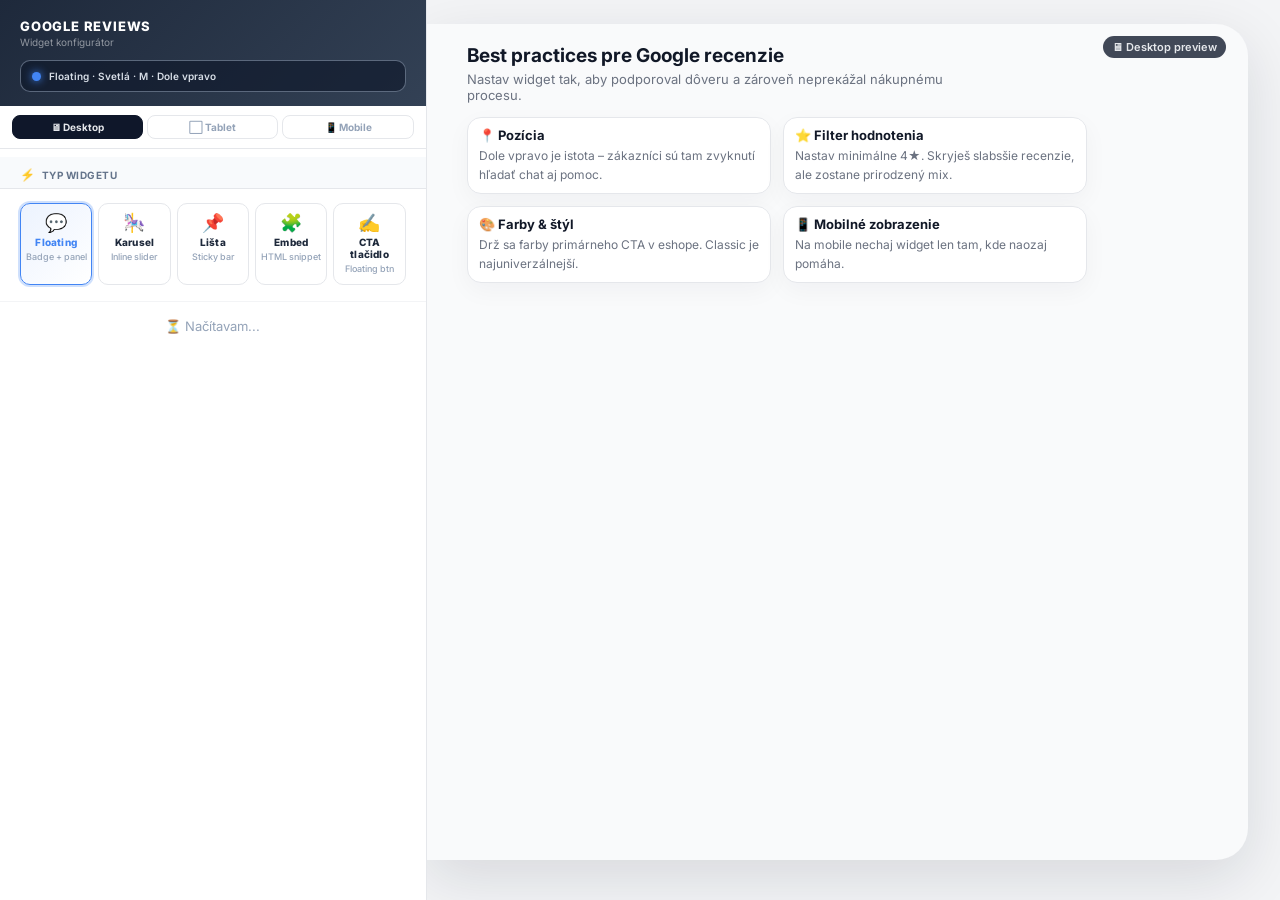
<file: index.html>
<!DOCTYPE html>
<html lang="sk">
<head>
<meta charset="UTF-8">
<meta http-equiv="refresh" content="0; url=google_reviews_widget_v9.html">
<title>Google Reviews Widget</title>
</head>
<body>
<script>window.location.href = 'google_reviews_widget_v9.html';</script>
</body>
</html>
</file>
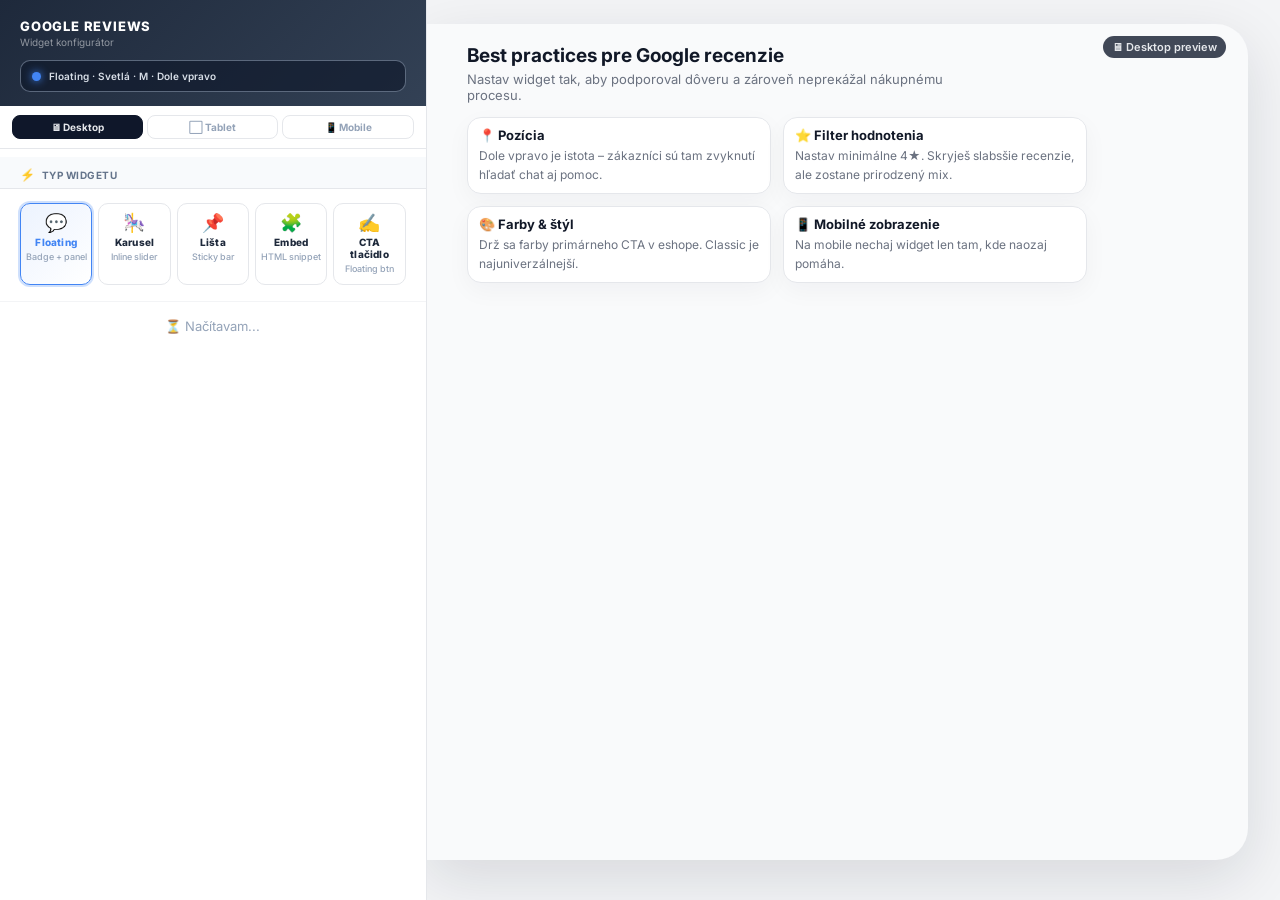
<file: google_reviews_widget_v9.html>
<!DOCTYPE html>
<html lang="sk">
<head>
<meta charset="UTF-8">
<meta name="viewport" content="width=device-width, initial-scale=1.0, viewport-fit=cover">
<title>Google Reviews Widget – v9</title>
<link href="https://fonts.googleapis.com/css2?family=Inter:wght@400;500;600;700;800&display=swap" rel="stylesheet">
<link rel="stylesheet" href="styles.css">
</head>
<body>

<div class="app-shell">
  <!-- CONFIG -->
  <div id="config">
    <div class="cfg-head">
      <div class="cfg-head-title">Google Reviews</div>
      <div class="cfg-head-sub">Widget konfigurátor</div>
      <div class="cfg-preview">
        <div class="cfg-preview-dot" id="preview-dot"></div>
        <div class="cfg-preview-text" id="preview-text">Floating · Svetlá · M · Dole vpravo</div>
      </div>
    </div>

    <div class="cfg-device-bar">
      <div class="dev-btn active" onclick="setDevice('desktop',this)">🖥 Desktop</div>
      <div class="dev-btn" onclick="setDevice('tablet',this)">⬜ Tablet</div>
      <div class="dev-btn" onclick="setDevice('mobile',this)">📱 Mobile</div>
    </div>

    <div class="cfg-body">
      <div class="cfg-group"><span>⚡</span> Typ widgetu</div>
      <div class="cfg-section type-selector-section">
        <div class="type-grid">
          <div class="type-btn active" data-type="c0" onclick="switchType('c0',this)">
            <div class="type-icon">💬</div>
            <div class="type-label">Floating</div>
            <div class="type-sub">Badge + panel</div>
          </div>
          <div class="type-btn" data-type="c1" onclick="switchType('c1',this)">
            <div class="type-icon">🎠</div>
            <div class="type-label">Karusel</div>
            <div class="type-sub">Inline slider</div>
          </div>
          <div class="type-btn" data-type="c2" onclick="switchType('c2',this)">
            <div class="type-icon">📌</div>
            <div class="type-label">Lišta</div>
            <div class="type-sub">Sticky bar</div>
          </div>
          <div class="type-btn" data-type="c3" onclick="switchType('c3',this)">
            <div class="type-icon">🧩</div>
            <div class="type-label">Embed</div>
            <div class="type-sub">HTML snippet</div>
          </div>
          <div class="type-btn" data-type="c4" onclick="switchType('c4',this)">
            <div class="type-icon">✍️</div>
            <div class="type-label">CTA tlačidlo</div>
            <div class="type-sub">Floating btn</div>
          </div>
        </div>
      </div>
      <div id="cfg-dynamic"><div style="padding:16px;color:#94a3b8;font-size:13px;text-align:center">⏳ Načítavam...</div></div>
    </div>
  </div>

  <!-- PREVIEW -->
  <div id="preview-stage-wrapper">
    <div id="preview-stage">
      <div id="preview-inner">
        <div id="device-label">🖥 Desktop preview</div>
        <div class="preview-copy">
          <h1>Best practices pre Google recenzie</h1>
          <p class="lead">Nastav widget tak, aby podporoval dôveru a zároveň neprекážal nákupnému procesu.</p>
          <div class="tip-grid">
            <div class="tip-card"><h3><span>📍 Pozícia</span></h3><p>Dole vpravo je istota – zákazníci sú tam zvyknutí hľadať chat aj pomoc.</p></div>
            <div class="tip-card"><h3><span>⭐ Filter hodnotenia</span></h3><p>Nastav minimálne 4★. Skryješ slabsšie recenzie, ale zostane prirodzený mix.</p></div>
            <div class="tip-card"><h3><span>🎨 Farby &amp; štýl</span></h3><p>Drž sa farby primárneho CTA v eshope. Classic je najuniverzálnejší.</p></div>
            <div class="tip-card"><h3><span>📱 Mobilné zobrazenie</span></h3><p>Na mobile nechaj widget len tam, kde naozaj pomáha.</p></div>
          </div>
        </div>
      </div>
      <div id="device-frame"><div id="device-stage"></div></div>

      <!-- C0: Floating badge + panel -->
      <div id="gr-badge" onclick="togglePanel()"></div>
      <div id="gr-panel">
        <div class="gr-panel-header">
          <div class="gr-panel-header-left">
            <div class="gr-panel-logo-wrap">
              <svg viewBox="0 0 48 48"><path fill="#EA4335" d="M24 9.5c3.54 0 6.71 1.22 9.21 3.6l6.85-6.85C35.9 2.38 30.47 0 24 0 14.62 0 6.51 5.38 2.56 13.22l7.98 6.19C12.43 13.72 17.74 9.5 24 9.5z"/><path fill="#4285F4" d="M46.98 24.55c0-1.57-.15-3.09-.38-4.55H24v9.02h12.94c-.58 2.96-2.26 5.48-4.78 7.18l7.73 6c4.51-4.18 7.09-10.36 7.09-17.65z"/><path fill="#FBBC05" d="M10.53 28.59c-.48-1.45-.76-2.99-.76-4.59s.27-3.14.76-4.59l-7.98-6.19C.92 16.46 0 20.12 0 24c0 3.88.92 7.54 2.56 10.78l7.97-6.19z"/><path fill="#34A853" d="M24 48c6.48 0 11.93-2.13 15.89-5.81l-7.73-6c-2.18 1.48-4.97 2.31-8.16 2.31-6.26 0-11.57-4.22-13.47-9.91l-7.98 6.19C6.51 42.62 14.62 48 24 48z"/></svg>
            </div>
            <div style="min-width:0">
              <div class="gr-panel-biz-name">Sklníky Dúha</div>
              <div class="gr-panel-subtitle">
                <span class="gr-panel-score">5.0</span>
                <div class="gr-panel-stars" id="panel-stars"></div>
                <span class="gr-panel-count" id="panel-count">· 47 recenzií</span>
              </div>
            </div>
          </div>
          <div class="gr-close" onclick="togglePanel()"><svg viewBox="0 0 24 24" fill="none" stroke="currentColor" stroke-width="2.5"><path d="M18 6L6 18M6 6l12 12"/></svg></div>
        </div>
        <div class="gr-reviews" id="gr-reviews-list"></div>
        <div class="gr-panel-footer">
          <button id="btn-write" class="gr-btn gr-btn-outline">✏️ Napísať recenziu</button>
          <button id="btn-all" class="gr-btn gr-btn-primary">Všetky recenzie</button>
        </div>
      </div>

      <!-- C1: Karusel -->
      <div id="preview-c1" style="display:none;position:absolute;inset:0;align-items:center;justify-content:center;padding:24px 32px;"></div>

      <!-- C2: Sticky bar -->
      <div id="preview-c2" class="widget-preview-placeholder" style="display:none"></div>

      <!-- C3: Embed -->
      <div id="preview-c3" style="display:none;position:absolute;inset:0;overflow-y:auto;padding:28px 32px 32px;"></div>

      <!-- C4: CTA button -->
      <div id="preview-c4" style="display:none;position:absolute;z-index:200"></div>

    </div>
  </div>
</div>

<script>
(function(){
  const p = new URLSearchParams(window.location.search);
  if (p.get("display")==="1") {
    const s = document.createElement("style");
    s.textContent = [
      "html,body{background:transparent!important;overflow:visible!important}",
      ".app-shell{background:transparent!important;display:block!important}",
      "#config{display:none!important}",
      "#preview-stage-wrapper{background:transparent!important;flex:1;width:100%;height:100%;padding:0!important;border:none!important}",
      "#preview-stage{background:transparent!important;overflow:visible!important;max-width:none!important;width:100vw!important;height:100vh!important;border-radius:0!important;box-shadow:none!important;position:fixed!important;inset:0!important}",
      "#preview-inner{background:transparent!important;border:none!important;min-height:unset!important;padding:0!important}",
      "#device-label,.preview-copy,.tip-grid,.tip-card{display:none!important}"
    ].join("");
    document.head.appendChild(s);
  }
})();
</script>
<script src="widget.js"></script>
</body>
</html>
</file>
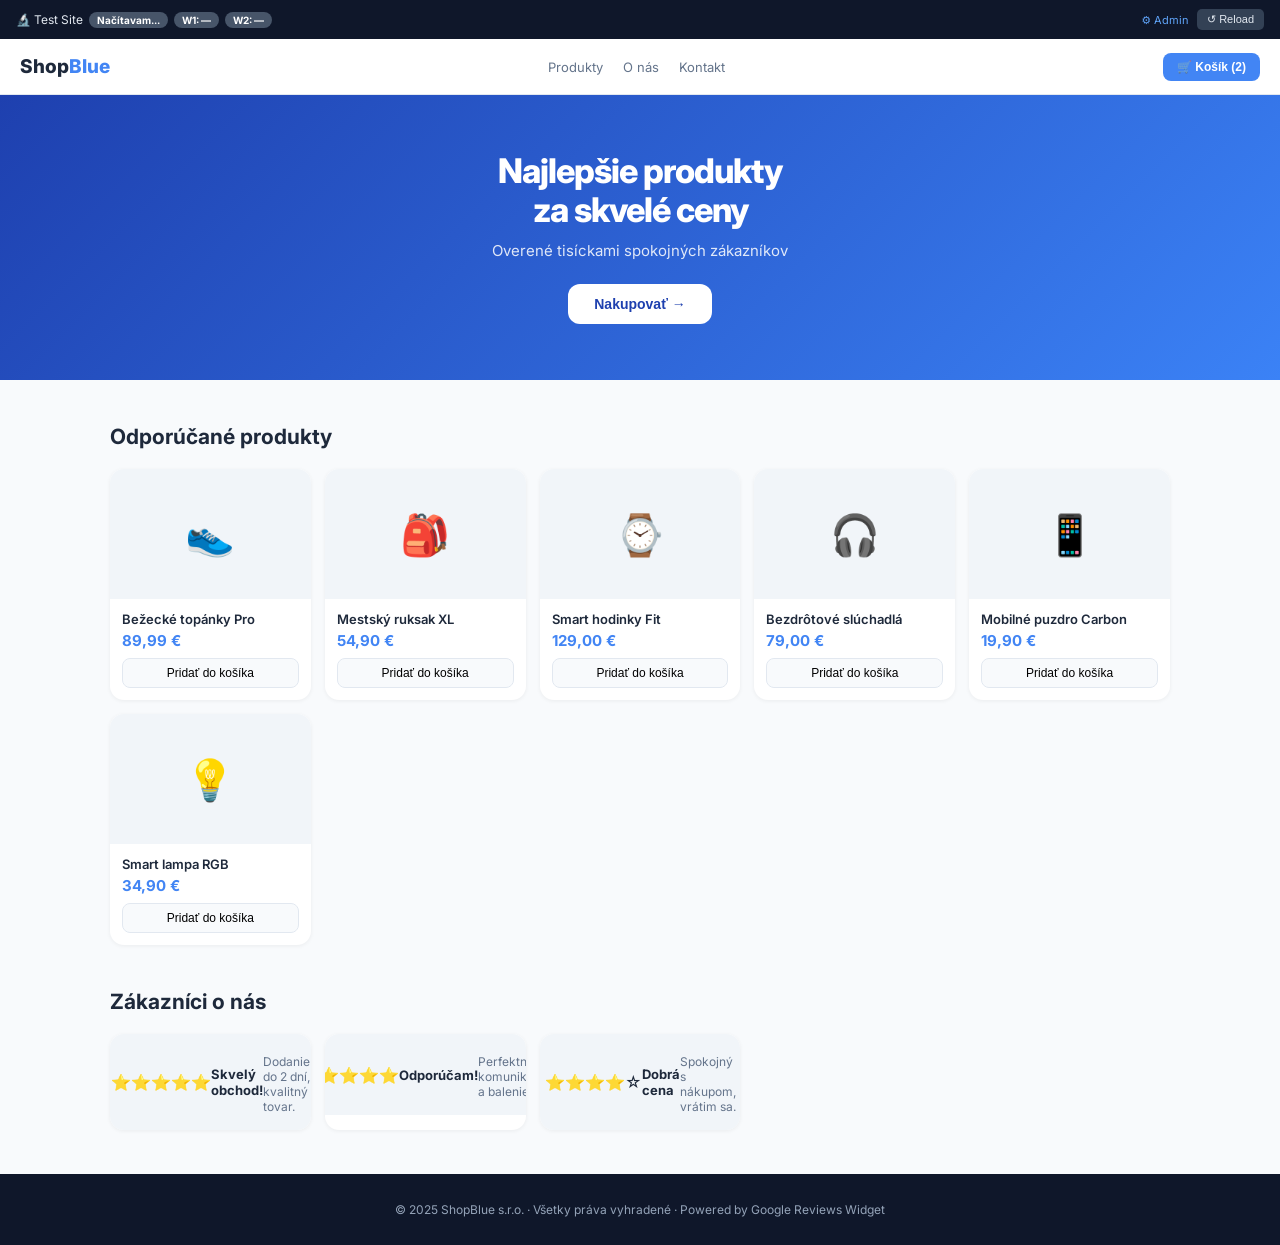
<file: test.html>
<!DOCTYPE html>
<html lang="sk">
<head>
  <meta charset="UTF-8">
  <meta name="viewport" content="width=device-width, initial-scale=1.0, viewport-fit=cover">
  <title>Test Site — Google Reviews Widget</title>
  <link rel="preconnect" href="https://fonts.googleapis.com">
  <link href="https://fonts.googleapis.com/css2?family=Inter:wght@400;500;600;700;800&display=swap" rel="stylesheet">
  <link rel="stylesheet" href="styles.css">
  <style>
    *{box-sizing:border-box;margin:0;padding:0;}
    body{font-family:'Inter',system-ui,sans-serif;background:#f8fafc;color:#1e293b;}
    :root{
      --sat:env(safe-area-inset-top,0px);
      --sar:env(safe-area-inset-right,0px);
      --sab:env(safe-area-inset-bottom,0px);
      --sal:env(safe-area-inset-left,0px);
    }

    /* debug bar */
    .widget-bar{background:#0f172a;color:#e2e8f0;font-size:12px;padding:9px 20px;
      padding-left:calc(16px + var(--sal));padding-right:calc(16px + var(--sar));
      display:flex;align-items:center;justify-content:space-between;flex-wrap:wrap;gap:6px;}
    .widget-bar-left{display:flex;align-items:center;gap:6px;flex-wrap:wrap;}
    .wbar-badge{background:#22c55e;color:#fff;padding:2px 8px;border-radius:20px;font-size:10px;font-weight:700;white-space:nowrap;}
    .wbar-badge.off{background:#ef4444;} .wbar-badge.none{background:#475569;}
    .wbar-right{display:flex;align-items:center;gap:8px;}
    .wbar-right a{color:#60a5fa;font-size:11px;text-decoration:none;}
    .refresh-btn{background:#334155;color:#e2e8f0;border:none;padding:4px 10px;border-radius:5px;font-size:11px;cursor:pointer;}
    .refresh-btn:active{background:#4285F4;}

    /* shop header */
    .shop-header{background:#fff;border-bottom:1px solid #e2e8f0;
      padding:0 20px;padding-left:calc(20px + var(--sal));padding-right:calc(20px + var(--sar));
      height:56px;display:flex;align-items:center;justify-content:space-between;position:sticky;top:0;z-index:50;}
    .shop-logo{font-size:19px;font-weight:800;} .shop-logo span{color:#4285F4;}
    .shop-nav{display:flex;gap:20px;font-size:13px;}
    .shop-nav a{color:#64748b;text-decoration:none;}
    .shop-cart{background:#4285F4;color:#fff;border:none;padding:7px 14px;border-radius:8px;font-size:12px;font-weight:600;cursor:pointer;}

    /* hero */
    .hero{background:linear-gradient(135deg,#1e40af,#3b82f6);color:#fff;padding:56px 20px;text-align:center;}
    .hero h1{font-size:34px;font-weight:800;margin-bottom:12px;letter-spacing:-1px;line-height:1.15;}
    .hero p{font-size:15px;opacity:.85;margin-bottom:24px;}
    .hero-btn{background:#fff;color:#1e40af;border:none;padding:12px 26px;border-radius:12px;font-size:14px;font-weight:700;cursor:pointer;}

    /* products */
    .section{padding:44px 20px;max-width:1100px;margin:0 auto;
      padding-left:calc(20px + var(--sal));padding-right:calc(20px + var(--sar));}
    .section-title{font-size:21px;font-weight:700;margin-bottom:20px;}
    .products{display:grid;grid-template-columns:repeat(auto-fill,minmax(200px,1fr));gap:14px;}
    .product-card{background:#fff;border-radius:14px;overflow:hidden;box-shadow:0 1px 4px rgba(0,0,0,.06);}
    .product-img{width:100%;height:130px;display:flex;align-items:center;justify-content:center;font-size:40px;background:#f1f5f9;}
    .product-info{padding:12px;}
    .product-name{font-size:13px;font-weight:600;margin-bottom:4px;}
    .product-price{font-size:15px;font-weight:700;color:#4285F4;}
    .product-btn{width:100%;margin-top:8px;background:#f8fafc;border:1px solid #e2e8f0;padding:7px;border-radius:8px;font-size:12px;cursor:pointer;}

    footer{background:#0f172a;color:#94a3b8;text-align:center;padding:28px 20px;font-size:12px;
      padding-bottom:calc(28px + var(--sab));}

    /* empty state */
    .empty-state{display:none;text-align:center;padding:60px 24px;color:#94a3b8;}
    .empty-state h3{font-size:16px;margin-bottom:8px;color:#475569;}
    .empty-state p{font-size:13px;margin-bottom:16px;}
    .empty-state a{color:#4285F4;text-decoration:none;font-weight:600;}
  </style>
</head>
<body>

<div class="widget-bar">
  <div class="widget-bar-left">
    <span>🔬 Test Site</span>
    <span class="wbar-badge none" id="ab">Načítavam...</span>
    <span class="wbar-badge none" id="w1b">W1: —</span>
    <span class="wbar-badge none" id="w2b">W2: —</span>
  </div>
  <div class="wbar-right">
    <a href="admin.html">⚙️ Admin</a>
    <button class="refresh-btn" onclick="reload()">↺ Reload</button>
  </div>
</div>

<header class="shop-header">
  <div class="shop-logo">Shop<span>Blue</span></div>
  <nav class="shop-nav"><a href="#">Produkty</a><a href="#">O nás</a><a href="#">Kontakt</a></nav>
  <button class="shop-cart">🛒 Košík (2)</button>
</header>

<div class="hero">
  <h1>Najlepšie produkty<br>za skvelé ceny</h1>
  <p>Overené tisíckami spokojných zákazníkov</p>
  <button class="hero-btn">Nakupovať →</button>
</div>

<section class="section">
  <div class="section-title">Odporúčané produkty</div>
  <div class="products">
    <div class="product-card"><div class="product-img">👟</div><div class="product-info"><div class="product-name">Bežecké topánky Pro</div><div class="product-price">89,99 €</div><button class="product-btn">Pridať do košíka</button></div></div>
    <div class="product-card"><div class="product-img">🎒</div><div class="product-info"><div class="product-name">Mestský ruksak XL</div><div class="product-price">54,90 €</div><button class="product-btn">Pridať do košíka</button></div></div>
    <div class="product-card"><div class="product-img">⌚</div><div class="product-info"><div class="product-name">Smart hodinky Fit</div><div class="product-price">129,00 €</div><button class="product-btn">Pridať do košíka</button></div></div>
    <div class="product-card"><div class="product-img">🎧</div><div class="product-info"><div class="product-name">Bezdrôtové slúchadlá</div><div class="product-price">79,00 €</div><button class="product-btn">Pridať do košíka</button></div></div>
    <div class="product-card"><div class="product-img">📱</div><div class="product-info"><div class="product-name">Mobilné puzdro Carbon</div><div class="product-price">19,90 €</div><button class="product-btn">Pridať do košíka</button></div></div>
    <div class="product-card"><div class="product-img">💡</div><div class="product-info"><div class="product-name">Smart lampa RGB</div><div class="product-price">34,90 €</div><button class="product-btn">Pridať do košíka</button></div></div>
  </div>
</section>

<section class="section" style="padding-top:0">
  <div class="section-title">Zákazníci o nás</div>
  <div class="products">
    <div class="product-card"><div class="product-img" style="font-size:16px;padding:16px;height:auto;text-align:left">⭐⭐⭐⭐⭐<br><b style="font-size:13px">Skvelý obchod!</b><p style="font-size:12px;color:#64748b;margin-top:4px">Dodanie do 2 dní, kvalitný tovar.</p></div></div>
    <div class="product-card"><div class="product-img" style="font-size:16px;padding:16px;height:auto;text-align:left">⭐⭐⭐⭐⭐<br><b style="font-size:13px">Odporúčam!</b><p style="font-size:12px;color:#64748b;margin-top:4px">Perfektná komunikácia a balenie.</p></div></div>
    <div class="product-card"><div class="product-img" style="font-size:16px;padding:16px;height:auto;text-align:left">⭐⭐⭐⭐☆<br><b style="font-size:13px">Dobrá cena</b><p style="font-size:12px;color:#64748b;margin-top:4px">Spokojný s nákupom, vrátim sa.</p></div></div>
  </div>
</section>

<div class="empty-state" id="empty-state">
  <h3>Widget nie je nastavený</h3>
  <p>Nastav widget v admin paneli a uvidíš ho tu naživo.</p>
  <a href="admin.html">⚙️ Otvoriť Admin →</a>
</div>

<footer>© 2025 ShopBlue s.r.o. · Všetky práva vyhradené · Powered by Google Reviews Widget</footer>

<!-- WIDGET SKELETON — naplní widget.js -->
<div id="gr-badge" onclick="togglePanel()" style="display:none"></div>
<div id="gr-panel" style="display:none">
  <div class="gr-panel-header">
    <div class="gr-panel-header-left">
      <div class="gr-panel-logo-wrap">
        <svg viewBox="0 0 48 48"><path fill="#EA4335" d="M24 9.5c3.54 0 6.71 1.22 9.21 3.6l6.85-6.85C35.9 2.38 30.47 0 24 0 14.62 0 6.51 5.38 2.56 13.22l7.98 6.19C12.43 13.72 17.74 9.5 24 9.5z"/><path fill="#4285F4" d="M46.98 24.55c0-1.57-.15-3.09-.38-4.55H24v9.02h12.94c-.58 2.96-2.26 5.48-4.78 7.18l7.73 6c4.51-4.18 7.09-10.36 7.09-17.65z"/><path fill="#FBBC05" d="M10.53 28.59c-.48-1.45-.76-2.99-.76-4.59s.27-3.14.76-4.59l-7.98-6.19C.92 16.46 0 20.12 0 24c0 3.88.92 7.54 2.56 10.78l7.97-6.19z"/><path fill="#34A853" d="M24 48c6.48 0 11.93-2.13 15.89-5.81l-7.73-6c-2.18 1.48-4.97 2.31-8.16 2.31-6.26 0-11.57-4.22-13.47-9.91l-7.98 6.19C6.51 42.62 14.62 48 24 48z"/></svg>
      </div>
      <div style="min-width:0">
        <div class="gr-panel-biz-name">ShopBlue</div>
        <div class="gr-panel-subtitle">
          <span class="gr-panel-score">5.0</span>
          <div class="gr-panel-stars" id="panel-stars"></div>
          <span class="gr-panel-count" id="panel-count">· 47 recenzií</span>
        </div>
      </div>
    </div>
    <div class="gr-close" onclick="togglePanel()"><svg viewBox="0 0 24 24" fill="none" stroke="currentColor" stroke-width="2.5"><path d="M18 6L6 18M6 6l12 12"/></svg></div>
  </div>
  <div class="gr-reviews" id="gr-reviews-list"></div>
  <div class="gr-panel-footer">
    <button id="btn-write" class="gr-btn gr-btn-outline">✏️ Napísať recenziu</button>
    <button id="btn-all" class="gr-btn gr-btn-primary">Všetky recenzie</button>
  </div>
</div>
<div id="preview-c1" style="display:none;position:fixed;z-index:200;left:0;right:0;bottom:0;top:auto"></div>
<div id="preview-c2" style="display:none;position:fixed;z-index:200;left:0;right:0;bottom:0"></div>
<div id="preview-c3" style="display:none;position:fixed;z-index:200"></div>
<div id="preview-c4" style="display:none;position:fixed;z-index:200"></div>
<!-- needed by widget.js internals even if unused -->
<div id="preview-stage" style="display:none"></div>
<div id="device-stage" style="display:none"></div>
<div id="cfg-dynamic" style="display:none"></div>
<div id="preview-dot" style="display:none"></div>
<div id="preview-text" style="display:none"></div>
<div id="mode-section" style="display:none"></div>

<script>
const KEY = 'gr_admin_v2';
const LABELS = {c0:'💬 Floating',c1:'🎠 Karusel',c2:'📌 Lišta',c3:'🧩 Embed',c4:'✍️ CTA'};
const IS_DISPLAY = true; // standalone embed mode

let _widgetLoaded = false;
let _pendingConfig = null;

function applyWidgetConfig(cfg) {
  if (!cfg) return;
  if (!_widgetLoaded) { _pendingConfig = cfg; return; }
  // Show skeleton elements
  document.getElementById('gr-badge').style.display = '';
  document.getElementById('gr-panel').style.display = '';
  // Feed config to widget.js via postMessage-like direct call
  if (window.S) {
    Object.keys(cfg).forEach(k => { window.S[k] = cfg[k]; });
    if (cfg.type) window.S._initType = cfg.type;
    if (cfg.widgetType) window.S._initType = cfg.widgetType;
  }
  if (window.switchType) {
    const t = cfg.type || cfg.widgetType || 'c0';
    const el = document.querySelector(\`.type-btn[data-type="\${t}"]\`);
    window.switchType(t, el || {classList:{add:()=>{},remove:()=>{}}});
  }
  if (window.applyTheme) window.applyTheme();
  if (window.applyPosition) window.applyPosition();
  if (window.buildBadge) window.buildBadge();
}

function reload() {
  const raw = localStorage.getItem(KEY);
  const ab = document.getElementById('ab');
  const w1b = document.getElementById('w1b');
  const w2b = document.getElementById('w2b');
  const empty = document.getElementById('empty-state');

  if (!raw) {
    ab.textContent='Nastav admin'; ab.className='wbar-badge none';
    w1b.textContent='W1: —'; w1b.className='wbar-badge none';
    w2b.textContent='W2: —'; w2b.className='wbar-badge none';
    empty.style.display='block';
    return;
  }

  let state;
  try { state = JSON.parse(raw); } catch(e) { return; }

  ab.textContent = state.active ? '✓ Aktívny' : '✗ Vypnutý';
  ab.className = 'wbar-badge' + (state.active ? '' : ' off');

  const w1 = state.widget1, w2 = state.widget2;
  const activeCfg = w1 || w2; // slot1 má prednosť
  w1b.textContent = w1 ? 'W1: '+(LABELS[w1.type||w1.widgetType]||'?') : 'W1: —';
  w1b.className = 'wbar-badge'+(w1?'':' none');
  w2b.textContent = w2 ? 'W2: '+(LABELS[w2.type||w2.widgetType]||'?') : 'W2: —';
  w2b.className = 'wbar-badge'+(w2?'':' none');

  empty.style.display = (!state.active || !activeCfg) ? 'block' : 'none';
  if (!state.active || !activeCfg) return;

  applyWidgetConfig(activeCfg);
}

window.addEventListener('storage', e => { if (e.key === KEY) reload(); });

// Widget.js signals ready
window.addEventListener('message', e => {
  if (e.data && e.data.type === 'WIDGET_READY') {
    _widgetLoaded = true;
    if (_pendingConfig) { applyWidgetConfig(_pendingConfig); _pendingConfig = null; }
  }
});
</script>

<!-- Load widget engine directly — no iframe needed -->
<script>
// Override IS_DISPLAY — inject display=1 param before widget.js reads URLSearchParams
(function(){
  const u = new URL(location.href);
  if(!u.searchParams.get('display')) {
    u.searchParams.set('display','1');
    history.replaceState(null,'',u.toString());
  }
  window.currentDevice = 'desktop';
})();
</script>
<script src="widget.js"></script>
<script>
// After widget.js loads, trigger init
_widgetLoaded = true;
reload();
if (_pendingConfig) { applyWidgetConfig(_pendingConfig); _pendingConfig = null; }
</script>

</body>
</html>
</file>
<file: styles.css>
/* ══════════════════════════════
   RESET & ROOT
══════════════════════════════ */
:root{ --accent:#4285F4; --radius:14px; }
*{ margin:0; padding:0; box-sizing:border-box; }
body{ font-family:"Inter",sans-serif; min-height:100vh; background:#f3f4f6; }

/* ── LAYOUT ── */
.app-shell{ display:flex; min-height:100vh; }
#config{
  width:33.333vw; min-width:280px; max-width:480px;
  background:#fff; border-right:1px solid #e5e7eb;
  overflow-y:auto; scrollbar-width:thin; scrollbar-color:#e5e7eb transparent;
  position:relative; z-index:10;
}
#preview-stage-wrapper{
  flex:1; display:flex; align-items:flex-start; justify-content:flex-start;
  padding:24px 32px 32px 0; position:relative;
}

/* Preview stage */
#preview-stage{
  position:relative; width:100%; height:calc(100vh - 64px);
  max-width:1200px; margin-left:0; border-radius:0 32px 32px 0;
  background:#f9fafb;
  box-shadow:0 18px 60px rgba(15,23,42,.12);
  overflow:hidden;
  overflow:clip;
  transition: background 0.4s ease;
}

/* ── GLASS PREVIEW BACKGROUNDS ── */
#preview-stage.glass-bg-light{
  background:
    radial-gradient(ellipse at 15% 40%, rgba(99,102,241,0.35) 0%, transparent 52%),
    radial-gradient(ellipse at 85% 20%, rgba(236,72,153,0.28) 0%, transparent 48%),
    radial-gradient(ellipse at 50% 80%, rgba(16,185,129,0.25) 0%, transparent 48%),
    radial-gradient(ellipse at 70% 60%, rgba(245,158,11,0.22) 0%, transparent 42%),
    radial-gradient(ellipse at 30% 65%, rgba(59,130,246,0.20) 0%, transparent 40%),
    #dde1f5;
}

/* ── Leadhub-style dark background — warm black, no blue tint ── */
#preview-stage.glass-bg-dark{
  background:
    radial-gradient(ellipse at 20% 70%, rgba(80,50,20,0.40) 0%, transparent 55%),
    radial-gradient(ellipse at 80% 20%, rgba(30,20,10,0.55) 0%, transparent 60%),
    radial-gradient(ellipse at 50% 95%, rgba(15,10,5,0.50) 0%, transparent 45%),
    #080604;
}

#preview-inner{
  position:relative; width:100%; height:100%; padding:20px 28px 24px 40px;
}

/* ── PREVIEW CONTENT ── */
.preview-copy h1{ font-size:19px; font-weight:700; color:#111827; margin-bottom:4px; }
.preview-copy p.lead{ font-size:13px; color:#6b7280; margin-bottom:14px; max-width:520px; }
.tip-grid{ display:grid; grid-template-columns:repeat(2,minmax(0,1fr)); gap:12px; max-width:620px; }
.tip-card{ background:#ffffff; border-radius:14px; padding:9px 11px; border:1px solid #e5e7eb; box-shadow:0 8px 24px rgba(15,23,42,.04); }
.tip-card h3{ font-size:12px; font-weight:700; margin-bottom:4px; color:#111827; display:flex; align-items:center; gap:6px; }
.tip-card h3 span{ font-size:13px; }
.tip-card p{ font-size:12px; color:#6b7280; line-height:1.55; }

/* ══════════════════════════════════════════════════════════════
   GLASS NOISE TEXTURE — SVG feTurbulence overlay
   ══════════════════════════════════════════════════════════════ */
:root {
  --glass-noise: url("data:image/svg+xml,%3Csvg xmlns='http://www.w3.org/2000/svg'%3E%3Cfilter id='n'%3E%3CfeTurbulence type='fractalNoise' baseFrequency='0.75' numOctaves='4' stitchTiles='stitch'/%3E%3CfeColorMatrix type='saturate' values='0'/%3E%3C/filter%3E%3Crect width='100%25' height='100%25' filter='url(%23n)' opacity='0.03'/%3E%3C/svg%3E");
}

/* ══════════════════════════════════════════════════════════════
   GLASS TIP CARDS — True Apple/macOS frosted glass
   ══════════════════════════════════════════════════════════════ */

.glass-bg-light .tip-card{
  position: relative;
  background: rgba(255,255,255, 0.62);
  backdrop-filter: blur(60px) saturate(2.2) brightness(1.04);
  -webkit-backdrop-filter: blur(60px) saturate(2.2) brightness(1.04);
  border: none;
  box-shadow:
    inset 0 1px 0 rgba(255,255,255,0.95),
    0 0 0 1px rgba(255,255,255,0.55),
    0 2px 8px rgba(0,0,0,0.06),
    0 8px 24px rgba(0,0,0,0.08);
  color:#1d1d1f;
  overflow: hidden;
}
.glass-bg-light .tip-card::before{
  content:"";
  position:absolute; inset:0;
  background-image: var(--glass-noise);
  background-repeat: repeat;
  background-size: 200px 200px;
  opacity: 0.035;
  pointer-events: none;
  border-radius: inherit;
}

/* ── Leadhub-style dark tip cards — pure black glass ── */
.glass-bg-dark .tip-card{
  position: relative;
  background: rgba(0,0,0, 0.40);
  backdrop-filter: blur(40px) saturate(1.8);
  -webkit-backdrop-filter: blur(40px) saturate(1.8);
  border: 1px solid rgba(255,255,255, 0.12);
  border-radius: 20px;
  box-shadow:
    0 8px 32px rgba(0,0,0,0.55),
    0 2px 8px rgba(0,0,0,0.35);
  overflow: hidden;
}
.glass-bg-dark .tip-card::before{
  content:"";
  position:absolute; inset:0;
  background-image: var(--glass-noise);
  background-repeat: repeat;
  background-size: 200px 200px;
  opacity: 0.055;
  pointer-events: none;
  border-radius: inherit;
}
.glass-bg-dark .tip-card h3,
.glass-bg-dark .preview-copy h1{ color:#f5f5f7; }
.glass-bg-dark .tip-card p,
.glass-bg-dark .preview-copy p.lead{ color:rgba(245,245,247,0.58); }

/* Device label */
#device-label{
  position:absolute; top:12px; right:22px; z-index:2;
  padding:4px 9px; border-radius:999px; background:rgba(15,23,42,.78);
  color:#e5e7eb; font-size:11px; font-weight:600; display:flex; align-items:center; gap:6px;
}

/* Device frame */
#device-frame{
  position:absolute; inset:auto 24px 24px auto;
  border-radius:36px; border:3px solid #111827;
  box-shadow:0 24px 80px rgba(15,23,42,.45);
  background:radial-gradient(circle at 0 0,#111827 0,#020617 60%,#020617 100%);
  display:none; overflow:hidden;
}
#device-frame.mobile{ width:390px; height:760px; border-radius:46px; }
#device-frame.tablet{ width:820px; height:520px; border-radius:32px; }
#device-frame.visible{ display:block; }
#device-frame.mobile::before{
  content:""; position:absolute; top:12px; left:50%; transform:translateX(-50%);
  width:104px; height:10px; background:#020617; border-radius:999px;
}
#device-stage{ position:absolute; inset:0; padding:14px; pointer-events:none; }
.device-mode #preview-inner{ padding:18px 22px 22px 32px; }
.device-mode .tip-grid{ max-width:420px; }

/* ══════════════════════════════
   CONFIG PANEL
══════════════════════════════ */
.cfg-head{
  padding:18px 20px 14px; background:linear-gradient(135deg,#1e293b 0%,#334155 100%);
  position:sticky; top:0; z-index:20;
}
.cfg-head-title{ font-size:13px; font-weight:800; color:#fff; letter-spacing:.8px; text-transform:uppercase; }
.cfg-head-sub{ font-size:10px; color:rgba(255,255,255,.5); margin-top:2px; }
.cfg-preview{
  margin-top:12px; padding:8px 11px; border-radius:10px;
  background:rgba(15,23,42,.65); border:1px solid rgba(148,163,184,.55);
  display:flex; align-items:center; gap:8px;
}
.cfg-preview-dot{ width:9px; height:9px; border-radius:50%; background:var(--accent); box-shadow:0 0 8px var(--accent); flex-shrink:0; }
.cfg-preview-text{ font-size:10px; color:rgba(226,232,240,.95); font-weight:600; line-height:1.4; }

.cfg-device-bar{
  display:flex; gap:4px; padding:9px 12px; background:#fff;
  border-bottom:1px solid #e5e7eb; position:sticky; top:86px; z-index:15;
}
.dev-btn{
  flex:1; padding:5px 4px; border-radius:8px; border:1.5px solid #e5e7eb;
  font-size:10px; font-weight:700; color:#94a3b8; background:#fff;
  text-align:center; cursor:pointer; transition:all .15s;
  touch-action:manipulation;
  -webkit-tap-highlight-color:transparent;
}
.dev-btn.active{ background:#0f172a; color:#e5e7eb; border-color:#0f172a; }

.cfg-body{ padding:8px 0 28px; }
.cfg-group{ font-size:10px; font-weight:700; color:#64748b; text-transform:uppercase; letter-spacing:.5px; padding:10px 20px 6px; background:#f8fafc; border-bottom:1px solid #e5e7eb; display:flex; align-items:center; gap:6px; }
.cfg-group span{ font-size:12px; }
.cfg-section{ padding:11px 20px; border-bottom:1px solid #f3f4f6; }
.cfg-section:last-child{ border-bottom:none; }
.cfg-label{ font-size:10px; font-weight:700; color:#94a3b8; text-transform:uppercase; letter-spacing:.7px; margin-bottom:9px; display:flex; align-items:center; gap:5px; }
.cfg-label-icon{ font-size:12px; }

.cfg-row{ display:flex; gap:5px; flex-wrap:wrap; }
.pill-btn{
  padding:5px 10px; border-radius:20px; border:1.5px solid #e5e7eb;
  font-size:11px; font-weight:700; cursor:pointer; background:#fff;
  color:#64748b; transition:all .15s; white-space:nowrap;
  touch-action:manipulation;
  -webkit-tap-highlight-color:transparent;
}
.pill-btn.active{ background:var(--accent); color:#fff; border-color:var(--accent); }
.color-swatch{ width:24px; height:24px; border-radius:50%; cursor:pointer; border:2px solid transparent; transition:all .15s; }
.color-swatch.active{ border-color:#1e293b; transform:scale(1.15); }
.color-custom{ width:24px; height:24px; border-radius:50%; cursor:pointer; border:2px dashed #d1d5db; position:relative; display:flex; align-items:center; justify-content:center; font-size:12px; color:#9ca3af; }
.color-custom input[type=color]{ position:absolute; opacity:0; inset:0; cursor:pointer; }
.toggle-wrap{ display:flex; gap:5px; }
.toggle-btn{
  flex:1; padding:6px; border-radius:8px; border:1.5px solid #e5e7eb;
  font-size:11px; font-weight:600; cursor:pointer; text-align:center;
  background:#fff; color:#6b7280; transition:all .15s;
  touch-action:manipulation;
  -webkit-tap-highlight-color:transparent;
}
.toggle-btn.active{ background:#0f172a; color:#fff; border-color:#0f172a; }
.slider-row{ display:flex; align-items:center; justify-content:space-between; margin-bottom:4px; }
.cfg-slider{ width:100%; accent-color:var(--accent); cursor:pointer; margin-top:4px; }
.cfg-slider-val{ font-size:11px; color:var(--accent); font-weight:700; }
.pos-grid{ display:grid; grid-template-columns:repeat(3,minmax(0,1fr)); gap:3px; max-width:168px; }
.pos-btn{
  padding:5px 3px; border-radius:6px; border:1.5px solid #e5e7eb;
  font-size:10px; font-weight:600; cursor:pointer; text-align:center;
  background:#fff; color:#6b7280; line-height:1.3; transition:all .15s;
  touch-action:manipulation;
  -webkit-tap-highlight-color:transparent;
}
.pos-btn.active{ background:var(--accent); color:#fff; border-color:var(--accent); }
.pos-btn.hb{ visibility:hidden; }

.offset-tabs{ display:flex; gap:4px; margin-bottom:10px; }
.offset-tab{ flex:1; padding:5px 8px; border-radius:7px; border:1.5px solid #e5e7eb; font-size:10px; font-weight:700; cursor:pointer; text-align:center; background:#fff; color:#94a3b8; transition:all .15s; text-transform:uppercase; letter-spacing:.4px; }
.offset-tab.active{ background:#f8fafc; color:#374151; border-color:#cbd5e1; }
.offset-row{ display:flex; align-items:center; justify-content:space-between; margin-top:6px; }
.offset-row label{ font-size:11px; color:#6b7280; font-weight:500; }
.offset-input{ width:60px; padding:4px 8px; border:1.5px solid #e5e7eb; border-radius:6px; font-size:12px; font-weight:600; color:#374151; text-align:right; font-family:"Inter",sans-serif; outline:none; }
.offset-input:focus{ border-color:var(--accent); }

.lang-grid{ display:grid; grid-template-columns:1fr 1fr; gap:3px; }
.lang-opt{ display:flex; align-items:center; gap:5px; padding:5px 7px; border-radius:7px; border:1.5px solid #e5e7eb; cursor:pointer; }
.lang-opt input[type=radio]{ accent-color:var(--accent); width:12px; height:12px; }
.lang-opt span{ font-size:11px; font-weight:600; color:#374151; }
.lang-opt:has(input:checked){ background:#f0f7ff; border-color:var(--accent); }

.cfg-input-label{ font-size:10px; font-weight:600; color:#94a3b8; text-transform:uppercase; letter-spacing:.5px; margin-top:8px; margin-bottom:3px; display:block; }
.cfg-input{ width:100%; padding:6px 10px; border:1.5px solid #e5e7eb; border-radius:8px; font-size:12px; font-family:"Inter",sans-serif; color:#374151; outline:none; }
.cfg-input:focus{ border-color:var(--accent); }

.chk-grid{ display:grid; grid-template-columns:1fr 1fr; gap:3px; }
.chk-item{ display:flex; align-items:flex-start; gap:6px; padding:5px 7px; border-radius:7px; border:1.5px solid #e5e7eb; cursor:pointer; }
.chk-item input[type=checkbox]{ accent-color:var(--accent); width:13px; height:13px; margin-top:1px; }
.chk-item span{ font-size:10px; font-weight:600; color:#374151; line-height:1.3; }
.chk-item:has(input:checked){ background:#f0f7ff; border-color:var(--accent); }
.chk-single{ display:flex; align-items:center; gap:8px; padding:6px 8px; border-radius:7px; border:1.5px solid #e5e7eb; cursor:pointer; margin-bottom:4px; }
.chk-single input[type=checkbox]{ accent-color:var(--accent); width:13px; height:13px; }
.chk-single span{ font-size:11px; font-weight:600; color:#374151; }
.chk-single:has(input:checked){ background:#f0f7ff; border-color:var(--accent); }

/* ══════════════════════════════
   WIDGET BADGE
══════════════════════════════ */
#gr-badge{
  cursor:pointer; user-select:none;
  position:absolute; z-index:200;
  transition:box-shadow .25s ease, transform .25s ease;
  backdrop-filter: var(--gr-blur, none);
  -webkit-backdrop-filter: var(--gr-blur, none);
  -webkit-transform:translateZ(0);
  transform:translateZ(0);
  will-change:transform;
}
.gr-logo-wrap{
  border-radius:50% !important;
  background:var(--gr-logo-bg,#f3f4f6);
  display:flex; align-items:center; justify-content:center; flex-shrink:0;
}

/* HORIZ badge */
#gr-badge.horiz{
  display:flex; align-items:center; gap:10px; padding:9px 16px 9px 9px;
  border-radius:var(--radius);
  background:var(--gr-bg,#fff);
  border:var(--gr-border-style,1.5px solid #e5e7eb);
  box-shadow:var(--gr-badge-shadow,0 4px 20px rgba(0,0,0,.10));
}
#gr-badge.horiz:hover{
  box-shadow:var(--gr-badge-shadow-hover,0 8px 32px rgba(0,0,0,.16));
  transform:scale(1.02);
  backdrop-filter: var(--gr-blur-hover, var(--gr-blur, none));
  -webkit-backdrop-filter: var(--gr-blur-hover, var(--gr-blur, none));
}
#gr-badge.horiz .gr-logo-wrap{ width:42px; height:42px; }
#gr-badge.horiz .gr-logo-wrap svg{ width:26px; height:26px; }
#gr-badge.horiz .gr-badge-label{ font-size:10px; font-weight:600; color:var(--gr-text-muted,#6b7280); text-transform:uppercase; letter-spacing:.5px; margin-bottom:4px; display:block; }
#gr-badge.horiz .gr-score-block{ display:flex; align-items:flex-start; gap:6px; }
#gr-badge.horiz .gr-badge-score{ font-size:22px; font-weight:800; color:var(--gr-score-color,var(--gr-text,#111)); letter-spacing:-.5px; line-height:1; padding-top:1px; }
#gr-badge.horiz .gr-stars-count{ display:flex; flex-direction:column; gap:2px; }
#gr-badge.horiz .gr-badge-stars{ display:flex; gap:1px; }
#gr-badge.horiz .gr-badge-stars svg{ width:14px; height:14px; }
#gr-badge.horiz .gr-badge-count{ font-size:10px; font-weight:500; color:var(--gr-text-muted,#6b7280); }

/* VERT badge */
#gr-badge.vert{
  display:flex; flex-direction:column; align-items:center; gap:5px;
  padding:13px 9px 11px; width:46px;
  background:var(--gr-bg,#fff);
  border:var(--gr-border-style,1.5px solid #e5e7eb);
  box-shadow:var(--gr-badge-shadow,0 4px 20px rgba(0,0,0,.10));
}
#gr-badge.vert:hover{
  box-shadow:var(--gr-badge-shadow-hover,0 8px 32px rgba(0,0,0,.16));
  backdrop-filter: var(--gr-blur-hover, var(--gr-blur, none));
  -webkit-backdrop-filter: var(--gr-blur-hover, var(--gr-blur, none));
}
#gr-badge.vert.side-right{ border-right:none; border-left:3px solid var(--accent); border-radius:var(--radius) 0 0 var(--radius); }
#gr-badge.vert.side-left{ border-left:none; border-right:3px solid var(--accent); border-radius:0 var(--radius) var(--radius) 0; }
.vert-stars{ display:flex; flex-direction:column; gap:2px; align-items:center; }
.vert-stars svg{ width:14px; height:14px; }
.vert-count{ font-size:9px; font-weight:700; color:var(--gr-text-muted,#6b7280); writing-mode:vertical-rl; transform:rotate(180deg); letter-spacing:.3px; line-height:1; margin-top:1px; }
.vert-divider{ width:22px; height:1px; background:var(--gr-border-raw,#e5e7eb); margin:3px 0; }
.vert-score{ font-size:13px; font-weight:800; color:var(--gr-text,#111); writing-mode:vertical-rl; transform:rotate(180deg); letter-spacing:-.3px; line-height:1; }
#gr-badge.vert .gr-logo-wrap{ width:26px; height:26px; margin-top:1px; }
#gr-badge.vert .gr-logo-wrap svg{ width:16px; height:16px; }

/* ══════════════════════════════════════════════════════════════
   GLASS BADGE — True Apple/macOS frosted glass
   ══════════════════════════════════════════════════════════════ */

/* Glass Light Badge */
#gr-badge.glass-badge-light{
  background: rgba(255,255,255, 0.62) !important;
  backdrop-filter: blur(60px) saturate(2.2) brightness(1.04) !important;
  -webkit-backdrop-filter: blur(60px) saturate(2.2) brightness(1.04) !important;
  border: none !important;
  box-shadow:
    inset 0 1px 0 rgba(255,255,255,0.95),
    0 0 0 1px rgba(255,255,255,0.55),
    0 2px 8px rgba(0,0,0,0.06),
    0 8px 28px rgba(0,0,0,0.09),
    0 24px 56px rgba(0,0,0,0.06) !important;
  overflow: hidden;
}
#gr-badge.glass-badge-light::after{
  content:"";
  position:absolute; inset:0;
  background-image: var(--glass-noise);
  background-repeat:repeat;
  background-size:180px 180px;
  opacity:0.032;
  pointer-events:none;
  border-radius:inherit;
}
#gr-badge.glass-badge-light .gr-badge-label,
#gr-badge.glass-badge-light .gr-badge-count,
#gr-badge.glass-badge-light .vert-count{ color:rgba(60,60,80,0.55) !important; }
#gr-badge.glass-badge-light .gr-badge-score,
#gr-badge.glass-badge-light .vert-score{ color:#1d1d1f !important; }
#gr-badge.glass-badge-light .gr-logo-wrap{
  background: rgba(255,255,255,0.70);
  box-shadow: inset 0 1px 0 rgba(255,255,255,0.95), 0 0 0 1px rgba(255,255,255,0.55);
  backdrop-filter: blur(20px) saturate(1.8);
  -webkit-backdrop-filter: blur(20px) saturate(1.8);
}

/* ── Leadhub-style dark badge — pure black glass ── */
#gr-badge.glass-badge-dark{
  background: rgba(0,0,0, 0.42) !important;
  backdrop-filter: blur(40px) saturate(1.8) !important;
  -webkit-backdrop-filter: blur(40px) saturate(1.8) !important;
  border: 1px solid rgba(255,255,255, 0.15) !important;
  border-radius: 20px !important;
  box-shadow:
    0 8px 32px rgba(0,0,0,0.55),
    0 2px 8px rgba(0,0,0,0.35) !important;
  overflow: hidden;
}
#gr-badge.glass-badge-dark::after{
  content:"";
  position:absolute; inset:0;
  background-image: var(--glass-noise);
  background-repeat:repeat;
  background-size:180px 180px;
  opacity:0.055;
  pointer-events:none;
  border-radius:inherit;
}
#gr-badge.glass-badge-dark .gr-badge-label,
#gr-badge.glass-badge-dark .gr-badge-count,
#gr-badge.glass-badge-dark .vert-count{ color:rgba(235,235,250,0.45) !important; }
#gr-badge.glass-badge-dark .gr-badge-score,
#gr-badge.glass-badge-dark .vert-score{ color:#f0f0f7 !important; }
#gr-badge.glass-badge-dark .gr-logo-wrap{
  background: rgba(255,255,255,0.10);
  box-shadow: inset 0 1px 0 rgba(255,255,255,0.16), 0 0 0 1px rgba(255,255,255,0.08);
  backdrop-filter: blur(20px) saturate(1.8);
  -webkit-backdrop-filter: blur(20px) saturate(1.8);
}
#gr-badge.glass-badge-dark .vert-divider{ background:rgba(255,255,255,0.12); }

/* ══════════════════════════════════════════════════════════════
   MODERN BADGE
   ══════════════════════════════════════════════════════════════ */

/* ── Modern LIGHT ── */
#gr-badge.modern-badge.modern-light.horiz{
  display:flex; align-items:stretch; padding:0; gap:0;
  border-radius:8px; border:none; overflow:hidden; background:#ffffff;
  box-shadow:
    0 0 0 1px rgba(0,0,0,0.08),
    0 1px 2px rgba(0,0,0,0.08),
    0 6px 16px rgba(0,0,0,0.10),
    0 16px 40px rgba(0,0,0,0.07);
}
#gr-badge.modern-badge.modern-light.horiz::before{
  content:""; display:block; flex-shrink:0; width:4px; align-self:stretch; background:var(--accent);
}
#gr-badge.modern-badge.modern-light.horiz .gr-logo-wrap{
  border-radius:0 !important; width:50px; align-self:stretch; min-height:58px;
  background:color-mix(in srgb, var(--accent) 8%, #f8fafc);
  border-right:1px solid rgba(0,0,0,0.06); border-left: none;
}
#gr-badge.modern-badge.modern-light.horiz .gr-badge-score{
  font-size:28px; font-weight:900; letter-spacing:-2px; line-height:1;
  color:#0f172a !important;
  background:none !important; -webkit-text-fill-color:unset !important;
  -webkit-background-clip:unset !important; background-clip:unset !important;
}
#gr-badge.modern-badge.modern-light.horiz .gr-badge-label{
  font-size:9px; letter-spacing:1.8px; font-weight:900; text-transform:uppercase; color:#94a3b8 !important;
}
#gr-badge.modern-badge.modern-light.horiz .gr-badge-count{ font-size:10px; color:#94a3b8 !important; font-weight:500; }
#gr-badge.modern-badge.modern-light.horiz .gr-badge-content-wrap{
  display:flex; flex-direction:column; justify-content:center; padding:10px 16px 10px 12px; gap:3px;
}
#gr-badge.modern-badge.modern-light:hover{
  box-shadow:
    0 0 0 1px rgba(0,0,0,0.10),
    0 2px 4px rgba(0,0,0,0.10),
    0 10px 28px rgba(0,0,0,0.14),
    0 24px 56px rgba(0,0,0,0.10);
  transform:scale(1.02);
}

/* ── Modern DARK ── */
#gr-badge.modern-badge.modern-dark.horiz{
  display:flex; align-items:stretch; padding:0; gap:0;
  border-radius:8px; border:none; overflow:hidden; background:#080d1a;
  box-shadow:
    0 0 0 1px rgba(255,255,255,0.07),
    0 1px 2px rgba(0,0,0,0.50),
    0 6px 20px rgba(0,0,0,0.70),
    0 20px 48px rgba(0,0,0,0.55),
    0 0 48px color-mix(in srgb, var(--accent) 28%, transparent);
}
#gr-badge.modern-badge.modern-dark.horiz::before{
  content:""; display:block; flex-shrink:0; width:4px; align-self:stretch;
  background:var(--accent);
  box-shadow: 2px 0 20px color-mix(in srgb, var(--accent) 70%, transparent),
              2px 0 6px color-mix(in srgb, var(--accent) 90%, transparent);
}
#gr-badge.modern-badge.modern-dark.horiz .gr-logo-wrap{
  border-radius:0 !important; width:50px; align-self:stretch; min-height:58px;
  background:color-mix(in srgb, var(--accent) 20%, #0f172a);
  border-right:1px solid rgba(255,255,255,0.07); border-left: none;
}
#gr-badge.modern-badge.modern-dark.horiz .gr-badge-score{
  font-size:28px; font-weight:900; letter-spacing:-2px; line-height:1;
  color:#f1f5ff !important;
  background:none !important; -webkit-text-fill-color:unset !important;
  -webkit-background-clip:unset !important; background-clip:unset !important;
}
#gr-badge.modern-badge.modern-dark.horiz .gr-badge-label{
  font-size:9px; letter-spacing:1.8px; font-weight:900;
  text-transform:uppercase; color:rgba(148,163,184,0.75) !important;
}
#gr-badge.modern-badge.modern-dark.horiz .gr-badge-count{ font-size:10px; color:rgba(148,163,184,0.55) !important; font-weight:500; }
#gr-badge.modern-badge.modern-dark.horiz .gr-badge-content-wrap{
  display:flex; flex-direction:column; justify-content:center; padding:10px 16px 10px 12px; gap:3px;
}
#gr-badge.modern-badge.modern-dark.horiz .gr-badge-stars svg path[fill]{ fill:#fbbf24; }
#gr-badge.modern-badge.modern-dark:hover{
  box-shadow:
    0 0 0 1px rgba(255,255,255,0.09),
    0 2px 4px rgba(0,0,0,0.60),
    0 10px 28px rgba(0,0,0,0.80),
    0 24px 56px rgba(0,0,0,0.65),
    0 0 64px color-mix(in srgb, var(--accent) 36%, transparent);
  transform:scale(1.02);
}

/* Shared modern badge fallback */
#gr-badge.modern-badge.horiz{
  border-radius:8px; padding:0; border:none; overflow:hidden; gap:0;
  box-shadow: 0 1px 2px rgba(0,0,0,0.10), 0 8px 24px rgba(0,0,0,0.14), 0 20px 48px rgba(0,0,0,0.08);
}
#gr-badge.modern-badge.horiz::before{
  content:""; display:block; width:4px; min-height:100%; align-self:stretch;
  background:var(--accent); flex-shrink:0;
}
#gr-badge.modern-badge.horiz .gr-logo-wrap{
  border-radius:0 !important; width:48px; height:100%; min-height:60px; align-self:stretch;
  background:color-mix(in srgb, var(--accent) 10%, var(--gr-bg, #fff));
  border-right:1px solid rgba(0,0,0,0.06);
}
#gr-badge.modern-badge.horiz .gr-badge-content-wrap{
  display:flex; flex-direction:column; justify-content:center; padding:10px 16px 10px 12px; gap:3px;
}
#gr-badge.modern-badge .gr-badge-label{
  font-size:9px; letter-spacing:1.5px; font-weight:900;
  text-transform:uppercase; color:var(--gr-text-muted, #6b7280) !important; opacity:1;
}
#gr-badge.modern-badge .gr-badge-score{
  font-size:26px; font-weight:900; letter-spacing:-1.5px; line-height:1;
  color:var(--gr-text, #0f172a) !important;
  background:none !important; -webkit-text-fill-color:unset !important;
  -webkit-background-clip:unset !important; background-clip:unset !important;
}

/* ══════════════════════════════
   PANEL
══════════════════════════════ */
#gr-panel{
  position:absolute; width:356px; max-height:530px; z-index:201;
  display:flex; flex-direction:column; overflow:hidden;
  opacity:0; transform:scale(.96) translateY(6px); pointer-events:none;
  transition:opacity .22s ease, transform .22s ease;
  background:var(--gr-bg,#fff);
  border:var(--gr-border-style,1.5px solid #e5e7eb);
  border-radius:var(--radius);
  box-shadow:0 16px 56px rgba(0,0,0,.14);
  backdrop-filter: var(--gr-blur, none);
  -webkit-backdrop-filter: var(--gr-blur, none);
  -webkit-transform:translateZ(0);
  transform:translateZ(0);
  will-change:transform;
}
#gr-panel.open{ opacity:1; transform:none; pointer-events:all; }

/* Glass Light Panel */
#gr-panel.glass-light{
  background: rgba(255,255,255, 0.70);
  backdrop-filter: blur(60px) saturate(2.2) brightness(1.04);
  -webkit-backdrop-filter: blur(60px) saturate(2.2) brightness(1.04);
  border: none;
  box-shadow:
    inset 0 1px 0 rgba(255,255,255,0.95),
    0 0 0 1px rgba(255,255,255,0.55),
    0 2px 8px rgba(0,0,0,0.05),
    0 16px 48px rgba(0,0,0,0.10),
    0 40px 80px rgba(0,0,0,0.07);
  overflow: hidden;
  --gr-text-body: rgba(30,30,50,0.72);
}
#gr-panel.glass-light::before{
  content:""; position:absolute; inset:0;
  background-image: var(--glass-noise);
  background-repeat:repeat; background-size:180px 180px;
  opacity:0.030; pointer-events:none; z-index:0; border-radius:inherit;
}
#gr-panel.glass-light > *{ position:relative; z-index:1; }

/* ── Leadhub-style dark panel — pure black glass ── */
#gr-panel.glass-dark{
  background: rgba(0,0,0, 0.48);
  backdrop-filter: blur(40px) saturate(1.8);
  -webkit-backdrop-filter: blur(40px) saturate(1.8);
  border: 1px solid rgba(255,255,255, 0.12);
  box-shadow:
    0 8px 32px rgba(0,0,0,0.55),
    0 2px 8px rgba(0,0,0,0.35),
    0 40px 80px rgba(0,0,0,0.45);
  overflow: hidden;
  --gr-text-body: rgba(235,235,250,0.75);
}
#gr-panel.glass-dark::before{
  content:""; position:absolute; inset:0;
  background-image: var(--glass-noise);
  background-repeat:repeat; background-size:180px 180px;
  opacity:0.050; pointer-events:none; z-index:0; border-radius:inherit;
}
#gr-panel.glass-dark > *{ position:relative; z-index:1; }
#gr-panel.glass-dark .gr-panel-biz-name,
#gr-panel.glass-dark .gr-panel-score,
#gr-panel.glass-dark .gr-reviewer-name,
#gr-panel.glass-dark .gr-review-text{ color:#f0f0f7; }
#gr-panel.glass-dark .gr-panel-count,
#gr-panel.glass-dark .gr-review-date{ color:rgba(235,235,250,0.45); }
#gr-panel.glass-dark .gr-review-item:hover{ background:rgba(255,255,255,0.05); }
#gr-panel.glass-dark .gr-panel-footer,
#gr-panel.glass-dark .gr-panel-header{ border-color:rgba(255,255,255,0.09); }
#gr-panel.glass-dark .gr-close{
  background:rgba(255,255,255,0.10);
  border: 1px solid rgba(255,255,255,0.16);
  box-shadow: inset 0 1px 0 rgba(255,255,255,0.16);
}
#gr-panel.glass-dark .gr-close svg{ color:rgba(255,255,255,0.65); }
#gr-panel.glass-dark .gr-btn-outline{
  background:rgba(255,255,255,0.10);
  border: 1px solid rgba(255,255,255,0.16);
  color:rgba(255,255,255,0.85);
  box-shadow: inset 0 1px 0 rgba(255,255,255,0.16);
}
#gr-panel.glass-dark .gr-reviews{
  scrollbar-color:rgba(255,255,255,0.12) transparent;
}

/* ══════════════════════════════════════════════════════════════
   MODERN PANEL
   ══════════════════════════════════════════════════════════════ */
#gr-panel.modern-panel{ border:none; border-radius:16px; overflow:hidden; }

/* ── Modern panel LIGHT ── */
#gr-panel.modern-panel.modern-light{
  background: #ffffff; border-radius:16px;
  box-shadow:
    0 0 0 1px rgba(0,0,0,0.07),
    0 4px 12px rgba(0,0,0,0.08),
    0 20px 56px rgba(0,0,0,0.12),
    0 40px 80px rgba(0,0,0,0.07);
}
#gr-panel.modern-panel.modern-light .gr-panel-biz-name,
#gr-panel.modern-panel.modern-light .gr-panel-score,
#gr-panel.modern-panel.modern-light .gr-reviewer-name,
#gr-panel.modern-panel.modern-light .gr-review-text{ color:#0f172a; }
#gr-panel.modern-panel.modern-light .gr-panel-count,
#gr-panel.modern-panel.modern-light .gr-review-date{ color:#94a3b8; }
#gr-panel.modern-panel.modern-light .gr-panel-header{
  border-bottom:none;
  background: linear-gradient(180deg, color-mix(in srgb, var(--accent) 5%, #fff) 0%, #fff 100%);
  padding:18px 18px 14px;
}
#gr-panel.modern-panel.modern-light .gr-panel-footer{
  border-top: 1px solid rgba(0,0,0,0.05); background:#fafbfc; padding:12px 18px 14px;
}
#gr-panel.modern-panel.modern-light .gr-review-item{
  border-radius:10px; margin:0 8px 3px; border-bottom:none; padding:11px 10px;
}
#gr-panel.modern-panel.modern-light .gr-review-item:hover{ background:#f8fafc; }
#gr-panel.modern-panel.modern-light .gr-close{ background:#f1f5f9; border:1px solid rgba(0,0,0,0.07); }
#gr-panel.modern-panel.modern-light .gr-btn-outline{ background:#f1f5f9; border:1px solid rgba(0,0,0,0.07); color:#374151; }
#gr-panel.modern-panel.modern-light .gr-panel-logo-wrap{
  border-radius:10px !important;
  background:color-mix(in srgb, var(--accent) 10%, #f1f5f9);
}

/* ── Modern panel DARK ── */
#gr-panel.modern-panel.modern-dark{
  background: #080c18; border-radius: 16px;
  box-shadow:
    0 0 0 1px rgba(255,255,255,0.07),
    0 0 80px color-mix(in srgb, var(--accent) 28%, transparent),
    0 20px 56px rgba(0,0,0,0.85),
    0 8px 20px rgba(0,0,0,0.65);
  overflow: hidden;
}
#gr-panel.modern-panel.modern-dark::before{
  content:""; position:absolute; inset:0;
  background: radial-gradient(ellipse at 50% 0%, color-mix(in srgb, var(--accent) 16%, transparent) 0%, transparent 60%);
  pointer-events:none; z-index:0;
}
#gr-panel.modern-panel.modern-dark > *{ position:relative; z-index:1; }
#gr-panel.modern-panel.modern-dark .gr-panel-biz-name,
#gr-panel.modern-panel.modern-dark .gr-reviewer-name,
#gr-panel.modern-panel.modern-dark .gr-review-text{ color:#f0f4ff; }
#gr-panel.modern-panel.modern-dark .gr-panel-score{
  background: linear-gradient(135deg, var(--accent) 0%, color-mix(in srgb, var(--accent) 55%, #fff) 100%);
  -webkit-background-clip:text; -webkit-text-fill-color:transparent; background-clip:text;
}
#gr-panel.modern-panel.modern-dark .gr-panel-count,
#gr-panel.modern-panel.modern-dark .gr-review-date{ color:rgba(148,163,184,0.60); }
#gr-panel.modern-panel.modern-dark .gr-review-item{
  background: rgba(255,255,255,0.025); border-radius: 10px;
  margin: 0 8px 2px; border-bottom:none; padding:11px 10px;
}
#gr-panel.modern-panel.modern-dark .gr-review-item:hover{ background:rgba(255,255,255,0.05); }
#gr-panel.modern-panel.modern-dark .gr-panel-header{
  border-bottom: none; background: rgba(255,255,255,0.025); padding:18px 18px 14px;
}
#gr-panel.modern-panel.modern-dark .gr-panel-footer{
  border-top: 1px solid rgba(255,255,255,0.06); background: rgba(5,8,18,0.70); padding:12px 18px 14px;
}
#gr-panel.modern-panel.modern-dark .gr-close{
  background: rgba(255,255,255,0.08); border: 1px solid rgba(255,255,255,0.12);
  box-shadow: inset 0 1px 0 rgba(255,255,255,0.14);
}
#gr-panel.modern-panel.modern-dark .gr-close svg{ color:rgba(240,244,255,0.60); }
#gr-panel.modern-panel.modern-dark .gr-btn-outline{
  background: rgba(255,255,255,0.07); border: 1px solid rgba(255,255,255,0.13);
  color: rgba(240,244,255,0.85); box-shadow: inset 0 1px 0 rgba(255,255,255,0.12);
}
#gr-panel.modern-panel.modern-dark .gr-reviews{ scrollbar-color:rgba(255,255,255,0.10) transparent; }
#gr-panel.modern-panel.modern-dark .gr-panel-logo-wrap{
  border-radius:10px !important;
  background: color-mix(in srgb, var(--accent) 24%, #0f172a);
  box-shadow: 0 0 16px color-mix(in srgb, var(--accent) 30%, transparent);
}
#gr-panel.modern-panel.modern-dark .gr-avatar{ filter: brightness(0.9) saturate(1.1); }

/* Modern panel — score gradient (both modes) */
#gr-panel.modern-panel .gr-panel-score{
  font-size:16px; font-weight:900;
  background:linear-gradient(135deg, var(--accent) 0%, color-mix(in srgb, var(--accent) 60%, #fff) 100%);
  -webkit-background-clip:text; -webkit-text-fill-color:transparent; background-clip:text;
}
#gr-panel.modern-panel .gr-panel-biz-name{ font-size:15px; font-weight:800; letter-spacing:-.2px; }
#gr-panel.modern-panel .gr-panel-header{ padding:16px 18px 14px; border-bottom:none; }
#gr-panel.modern-panel .gr-panel-footer{ padding:12px 18px 14px; border-top:none; background:var(--gr-panel-header-bg, transparent); }
#gr-panel.modern-panel .gr-reviews{ padding:6px 0; }
#gr-panel.modern-panel .gr-review-item{ padding:12px 10px; border-bottom:none; border-radius:12px; margin:0 8px 2px; }
#gr-panel.modern-panel .gr-review-item:hover{ background:var(--gr-review-hover); }
#gr-panel.modern-panel .gr-reviewer-name{ font-weight:700; font-size:13px; }
#gr-panel.modern-panel .gr-panel-logo-wrap{ border-radius:10px !important; width:40px; height:40px; }

.gr-panel-header{
  padding:14px 16px 12px; border-bottom:1px solid var(--gr-divider,#f3f4f6);
  display:flex; align-items:flex-start; justify-content:space-between; gap:10px;
  background:var(--gr-panel-header-bg,transparent);
}
.gr-panel-header-left{ display:flex; align-items:center; gap:10px; min-width:0; }
.gr-panel-logo-wrap{
  width:36px; height:36px; border-radius:50%!important;
  background:var(--gr-logo-bg,#f3f4f6);
  display:flex; align-items:center; justify-content:center; flex-shrink:0;
}
.gr-panel-logo-wrap svg{ width:21px; height:21px; }
.gr-panel-biz-name{ font-size:13px; font-weight:700; color:var(--gr-text,#111); }
.gr-panel-subtitle{ display:flex; align-items:center; gap:5px; margin-top:3px; }
.gr-panel-score{ font-size:13px; font-weight:800; color:var(--gr-text,#111); }
.gr-panel-stars{ display:flex; gap:1px; }
.gr-panel-stars svg{ width:12px; height:12px; }
.gr-panel-count{ font-size:11px; color:var(--gr-text-muted,#9ca3af); font-weight:500; }
.gr-close{
  width:26px; height:26px; min-width:26px;
  background:var(--gr-close-bg,var(--gr-chip,#f9fafb));
  border:1px solid var(--gr-close-border,var(--gr-border-raw,#e5e7eb));
  border-radius:50%; cursor:pointer; display:flex; align-items:center; justify-content:center;
  transition:background .15s; margin-top:2px;
  backdrop-filter: var(--gr-close-blur, none);
  -webkit-backdrop-filter: var(--gr-close-blur, none);
  touch-action:manipulation; -webkit-tap-highlight-color:transparent;
}
.gr-close:hover{ filter:brightness(.9); }
.gr-close svg{ width:12px; height:12px; color:var(--gr-close-icon,#6b7280); }

.gr-reviews{ overflow-y:auto; flex:1; padding:4px 0; scrollbar-width:thin; scrollbar-color:var(--gr-border-raw,#e5e7eb) transparent; }
.gr-review-item{ padding:11px 15px; border-bottom:1px solid var(--gr-divider,#f9fafb); transition:background .15s; }
.gr-review-item:last-child{ border-bottom:none; }
.gr-review-item:hover{ background:var(--gr-review-hover,#fafafa); }

.gr-review-top{ display:flex; align-items:center; gap:9px; margin-bottom:5px; }
.gr-avatar{ width:30px; height:30px; border-radius:50%; flex-shrink:0; display:flex; align-items:center; justify-content:center; font-size:11px; font-weight:700; color:white; }
.gr-reviewer-name{ font-size:13px; font-weight:600; color:var(--gr-text,#111); }
.gr-review-date{ font-size:11px; color:var(--gr-text-muted,#9ca3af); margin-top:1px; }
.gr-review-stars{ display:flex; gap:1px; margin-bottom:5px; }
.gr-review-stars svg{ width:12px; height:12px; }
.gr-review-text{ font-size:13px; color:var(--gr-text-body,#4b5563); line-height:1.55; }
.gr-read-more{ color:var(--accent); font-size:12px; cursor:pointer; font-weight:600; }
.gr-text-full{ display:none; }
.gr-text-full.visible{ display:inline; }
.gr-text-short.hidden{ display:none; }

.gr-panel-footer{ padding:10px 15px; border-top:1px solid var(--gr-divider,#f3f4f6); display:flex; gap:8px; }
.gr-btn{
  flex:1; padding:8px 10px; font-size:12px; font-weight:600; text-align:center;
  cursor:pointer; border-radius:calc(var(--radius) - 4px); border:none;
  font-family:"Inter",sans-serif; transition:all .15s;
  touch-action:manipulation; -webkit-tap-highlight-color:transparent;
}
#gr-panel.modern-panel .gr-btn{ border-radius:10px; padding:9px 12px; font-weight:700; }
.gr-btn-outline{
  background:var(--gr-btn-outline-bg,#f9fafb);
  border:1.5px solid var(--gr-btn-outline-border,#e5e7eb);
  color:var(--gr-btn-outline-color,#374151);
  box-shadow:var(--gr-btn-outline-shadow,none);
  backdrop-filter:var(--gr-btn-outline-blur,none);
  -webkit-backdrop-filter:var(--gr-btn-outline-blur,none);
}
.gr-btn-outline:hover{ filter:brightness(.95); }
.gr-btn-primary{ background:var(--accent); color:white; box-shadow:var(--gr-btn-primary-shadow,none); }
.gr-btn-primary:hover{ filter:brightness(.92); }

/* ══════════════════════════════
   OWNER REPLY
══════════════════════════════ */
.gr-owner-reply{
  margin-top:9px; padding:9px 11px 9px 12px; border-radius:8px;
  background:var(--gr-owner-reply-bg, rgba(66,133,244,0.06));
  border-left:3px solid var(--accent);
}
.gr-owner-label{
  display:flex; align-items:center; gap:5px;
  font-size:10px; font-weight:700; color:var(--accent);
  text-transform:uppercase; letter-spacing:.5px; margin-bottom:5px;
}
.gr-owner-reply p{ font-size:12px; color:var(--gr-text-body,#4b5563); line-height:1.55; margin:0; }
.glass-bg-light .gr-owner-reply, #gr-panel.glass-light .gr-owner-reply{
  background:rgba(255,255,255,0.35); border-left: none;
  box-shadow: inset 0 1px 0 rgba(255,255,255,0.90), 0 0 0 1px rgba(255,255,255,0.55);
  backdrop-filter:blur(20px) saturate(1.8); -webkit-backdrop-filter:blur(20px) saturate(1.8);
}
.glass-bg-light .gr-owner-label, #gr-panel.glass-light .gr-owner-label{ color:rgba(30,30,50,0.70); }
.glass-bg-light .gr-owner-reply p, #gr-panel.glass-light .gr-owner-reply p{ color:rgba(30,30,50,0.62); }
.glass-bg-dark .gr-owner-reply, #gr-panel.glass-dark .gr-owner-reply{
  background:rgba(255,255,255,0.07); border-left: none;
  box-shadow: inset 0 1px 0 rgba(255,255,255,0.14), 0 0 0 1px rgba(255,255,255,0.08);
  backdrop-filter:blur(20px); -webkit-backdrop-filter:blur(20px);
}
.glass-bg-dark .gr-owner-label, #gr-panel.glass-dark .gr-owner-label{ color:rgba(255,255,255,0.60); }
.glass-bg-dark .gr-owner-reply p, #gr-panel.glass-dark .gr-owner-reply p{ color:rgba(255,255,255,0.52); }
#gr-panel.modern-panel.modern-dark .gr-owner-reply{
  background:rgba(255,255,255,0.05); border-left-color:var(--accent);
}
#gr-panel.modern-panel.modern-dark .gr-owner-label{ color:var(--accent); }
#gr-panel.modern-panel.modern-dark .gr-owner-reply p{ color:rgba(240,244,255,0.58); }
#gr-panel.modern-panel.modern-light .gr-owner-reply{
  background:color-mix(in srgb, var(--accent) 5%, #f8fafc); border-left-color:var(--accent);
}

/* ══════════════════════════════
   TYPE SELECTOR
══════════════════════════════ */
.type-selector-section{ padding:14px 20px 16px; }
.type-grid{ display:grid; grid-template-columns:repeat(5,1fr); gap:6px; }
.type-btn{
  display:flex; flex-direction:column; align-items:center; gap:4px;
  padding:10px 4px 9px; border-radius:10px; border:1.5px solid #e5e7eb;
  background:#fff; cursor:pointer; transition:all .15s; text-align:center;
  touch-action:manipulation; -webkit-tap-highlight-color:transparent;
}
.type-btn:hover{ border-color:var(--accent); background:#f0f7ff; }
.type-btn.active{
  border-color:var(--accent);
  background:linear-gradient(135deg, color-mix(in srgb, var(--accent) 10%, #fff) 0%, #fff 100%);
  box-shadow:0 0 0 2px color-mix(in srgb, var(--accent) 25%, transparent);
}
.type-icon{ font-size:18px; line-height:1; }
.type-label{ font-size:10px; font-weight:800; color:#1e293b; letter-spacing:.2px; line-height:1.2; }
.type-sub{ font-size:9px; color:#94a3b8; font-weight:500; line-height:1.2; }
.type-btn.active .type-label{ color:var(--accent); }

/* ══════════════════════════════
   WIDGET PLACEHOLDER PREVIEWS
══════════════════════════════ */
.widget-preview-placeholder{
  position:absolute; top:50%; left:50%; transform:translate(-50%,-50%);
  display:flex; flex-direction:column; align-items:center; gap:10px;
  padding:32px 40px; border-radius:20px;
  background:rgba(255,255,255,0.80); border:2px dashed #d1d5db;
  backdrop-filter:blur(8px); -webkit-backdrop-filter:blur(8px);
  text-align:center; z-index:100;
}
.placeholder-badge{ font-size:40px; line-height:1; }
.placeholder-title{ font-size:15px; font-weight:800; color:#1e293b; }
.placeholder-sub{ font-size:12px; color:#94a3b8; font-weight:500; }

/* ══════════════════════════════
   STICKY BAR (c2)
══════════════════════════════ */
#preview-c2{
  position:absolute; left:0; right:0; z-index:150;
  display:none; align-items:center; justify-content:center;
  transition:top .3s ease, bottom .3s ease;
}
#preview-c2.bar-top{ top:0; bottom:auto; }
#preview-c2.bar-bottom{ bottom:0; top:auto; }

.gr-bar{
  width:100%; display:flex; align-items:center; justify-content:space-between;
  gap:16px; padding:10px 28px;
  background:var(--gr-bg,#fff);
  border-bottom:var(--gr-border-style, 1.5px solid #e5e7eb);
  backdrop-filter:var(--gr-blur,none); -webkit-backdrop-filter:var(--gr-blur,none);
  box-shadow:0 2px 16px rgba(0,0,0,.08);
  transition:background .3s, border-color .3s; position:relative;
}
.bar-bottom .gr-bar{
  border-bottom:none; border-top:var(--gr-border-style, 1.5px solid #e5e7eb);
  box-shadow:0 -2px 16px rgba(0,0,0,.08);
}
.gr-bar-left{ display:flex; align-items:center; gap:10px; flex-shrink:0; }
.gr-bar-logo{
  width:32px; height:32px; border-radius:50%;
  background:var(--gr-logo-bg,#f3f4f6);
  display:flex; align-items:center; justify-content:center; flex-shrink:0;
}
.gr-bar-logo svg{ width:18px; height:18px; }
.gr-bar-score{ font-size:18px; font-weight:900; color:var(--gr-score-color, var(--gr-text,#111)); letter-spacing:-.5px; line-height:1; }
.gr-bar-stars{ display:flex; gap:1px; align-items:center; }
.gr-bar-count{ font-size:11px; color:var(--gr-text-muted,#6b7280); font-weight:500; }
.gr-bar-center{
  flex:1; text-align:center; font-size:13px; font-weight:700;
  color:var(--gr-text,#111827); white-space:nowrap; overflow:hidden; text-overflow:ellipsis;
}
.gr-bar-right{ display:flex; align-items:center; gap:8px; flex-shrink:0; }
.gr-bar-cta{
  padding:7px 16px; background:var(--accent); color:#fff; border:none;
  border-radius:var(--radius); font-size:12px; font-weight:700; cursor:pointer;
  font-family:"Inter",sans-serif; white-space:nowrap; transition:filter .15s;
  box-shadow:var(--gr-btn-primary-shadow,none);
  touch-action:manipulation; -webkit-tap-highlight-color:transparent;
}
.gr-bar-cta:hover{ filter:brightness(.92); }
.gr-bar-dismiss{
  width:26px; height:26px; background:var(--gr-close-bg,#f9fafb);
  border:1px solid var(--gr-close-border,#e5e7eb); border-radius:50%; cursor:pointer;
  display:flex; align-items:center; justify-content:center; flex-shrink:0; transition:filter .15s;
  backdrop-filter:var(--gr-close-blur,none); -webkit-backdrop-filter:var(--gr-close-blur,none);
  touch-action:manipulation; -webkit-tap-highlight-color:transparent;
}
.gr-bar-dismiss:hover{ filter:brightness(.9); }
.gr-bar-dismiss svg{ width:11px; height:11px; color:var(--gr-close-icon,#6b7280); }
.gr-bar-enter{ animation:barSlideIn .35s cubic-bezier(.4,0,.2,1) both; }
.bar-top .gr-bar-enter{ animation-name:barSlideInTop; }
.bar-bottom .gr-bar-enter{ animation-name:barSlideInBottom; }
@keyframes barSlideInTop{ from{ transform:translateY(-100%); opacity:0; } to{ transform:translateY(0); opacity:1; } }
@keyframes barSlideInBottom{ from{ transform:translateY(100%); opacity:0; } to{ transform:translateY(0); opacity:1; } }
.gr-bar.glass-bar{ backdrop-filter:blur(60px) saturate(2.2); -webkit-backdrop-filter:blur(60px) saturate(2.2); }

/* ══════════════════════════════
   EMBED WIDGET (c3)
══════════════════════════════ */
#preview-c3{
  scrollbar-width:thin; scrollbar-color:var(--gr-border-raw,#e5e7eb) transparent;
}
.emb-shell{
  width:100%; max-width:900px; margin:0 auto;
  border-radius:calc(var(--radius) + 6px); overflow:hidden;
  background:var(--gr-bg, #fff);
  border:var(--gr-border-style, 1.5px solid #e5e7eb);
  box-shadow:var(--gr-badge-shadow, 0 4px 20px rgba(0,0,0,.08));
  backdrop-filter:var(--gr-blur, none); -webkit-backdrop-filter:var(--gr-blur, none);
}
.emb-header{
  display:flex; align-items:center; justify-content:space-between;
  gap:16px; padding:18px 24px 16px;
  background:var(--gr-panel-header-bg, transparent);
  border-bottom:1px solid var(--gr-divider, #f3f4f6); flex-wrap:wrap;
}
.emb-header-left{ display:flex; align-items:center; gap:14px; }
.emb-logo-wrap{
  width:44px; height:44px; border-radius:12px;
  background:var(--gr-logo-bg, #f3f4f6);
  display:flex; align-items:center; justify-content:center; flex-shrink:0;
}
.emb-logo-wrap svg{ width:26px; height:26px; }
.emb-biz-name{ font-size:15px; font-weight:800; color:var(--gr-text, #111827); letter-spacing:-.2px; margin-bottom:3px; }
.emb-meta{ display:flex; align-items:center; gap:8px; }
.emb-score{ font-size:24px; font-weight:900; color:var(--gr-score-color, var(--gr-text, #111)); letter-spacing:-.5px; line-height:1; }
.emb-stars-wrap{ display:flex; flex-direction:column; gap:3px; }
.emb-stars{ display:flex; gap:2px; }
.emb-count{ font-size:11px; font-weight:500; color:var(--gr-text-muted, #6b7280); }
.emb-header-right{ display:flex; gap:8px; flex-shrink:0; }
.emb-btn-write{
  padding:8px 18px; background:var(--accent); color:#fff; border:none;
  border-radius:var(--radius); font-size:12px; font-weight:700; cursor:pointer;
  font-family:"Inter",sans-serif; transition:filter .15s;
  box-shadow:var(--gr-btn-primary-shadow, none); white-space:nowrap;
  touch-action:manipulation; -webkit-tap-highlight-color:transparent;
}
.emb-btn-write:hover{ filter:brightness(.92); }
.emb-btn-all{
  padding:8px 14px; background:var(--gr-btn-outline-bg, #f9fafb);
  color:var(--gr-btn-outline-color, #374151);
  border:1.5px solid var(--gr-btn-outline-border, #e5e7eb);
  border-radius:var(--radius); font-size:12px; font-weight:700; cursor:pointer;
  font-family:"Inter",sans-serif; transition:filter .15s; white-space:nowrap;
  backdrop-filter:var(--gr-btn-outline-blur, none); -webkit-backdrop-filter:var(--gr-btn-outline-blur, none);
  touch-action:manipulation; -webkit-tap-highlight-color:transparent;
}
.emb-btn-all:hover{ filter:brightness(.96); }
.emb-grid{
  display:grid; grid-template-columns:repeat(auto-fill, minmax(240px, 1fr));
  gap:12px; padding:18px 20px 20px;
}
.emb-card{
  display:flex; flex-direction:column; gap:8px; padding:14px 16px;
  border-radius:calc(var(--radius) + 2px);
  background:var(--gr-chip, #f9fafb);
  border:1px solid var(--gr-divider, #f3f4f6);
  transition:background .15s, transform .15s, box-shadow .15s; cursor:default;
}
.emb-card:hover{
  background:var(--gr-review-hover, #fafafa); transform:translateY(-2px);
  box-shadow:0 6px 20px rgba(0,0,0,.07);
}
.emb-card-top{ display:flex; align-items:center; gap:9px; }
.emb-avatar{
  width:32px; height:32px; border-radius:var(--gr-avatar-radius, 50%);
  flex-shrink:0; display:flex; align-items:center; justify-content:center;
  font-size:12px; font-weight:700; color:#fff;
}
.emb-name{ font-size:13px; font-weight:700; color:var(--gr-text, #111827); line-height:1.2; }
.emb-date{ font-size:11px; color:var(--gr-text-muted, #9ca3af); margin-top:1px; }
.emb-g-logo{ margin-left:auto; opacity:.75; }
.emb-card-stars{ display:flex; gap:1px; }
.emb-card-text{ font-size:12px; line-height:1.55; color:var(--gr-text-body, #4b5563); flex:1; }
.emb-card-reply{
  margin-top:4px; padding:7px 10px; border-radius:6px;
  background:var(--gr-owner-reply-bg, rgba(66,133,244,0.06));
  border-left:2.5px solid var(--accent);
}
.emb-reply-label{ font-size:9px; font-weight:800; color:var(--accent); text-transform:uppercase; letter-spacing:.5px; margin-bottom:3px; }
.emb-reply-text{ font-size:11px; color:var(--gr-text-body, #4b5563); line-height:1.5; }
.emb-card-enter{ animation:embCardIn .3s cubic-bezier(.4,0,.2,1) both; }
@keyframes embCardIn{ from{ opacity:0; transform:translateY(10px); } to{ opacity:1; transform:translateY(0); } }

/* ── Leadhub-style dark embed cards ── */
.glass-bg-dark .emb-card,
.emb-shell.glass-dark .emb-card {
  background: rgba(0,0,0, 0.40);
  border: 1px solid rgba(255,255,255, 0.12);
  border-radius: 20px;
  backdrop-filter: blur(40px) saturate(1.8);
  -webkit-backdrop-filter: blur(40px) saturate(1.8);
  box-shadow: 0 8px 32px rgba(0,0,0,0.55), 0 2px 8px rgba(0,0,0,0.35);
}
.glass-bg-dark .emb-card:hover,
.emb-shell.glass-dark .emb-card:hover {
  background: rgba(255,255,255, 0.06);
  transform: translateY(-2px);
}

/* ══════════════════════════════
   CTA BUTTON WIDGET (c4)
══════════════════════════════ */
#preview-c4{ position:absolute; z-index:200; display:none; }
.cta-btn{
  display:flex; align-items:center; gap:10px; padding:10px 18px 10px 10px;
  border-radius:var(--radius); background:var(--accent); border:none; cursor:pointer;
  font-family:"Inter",sans-serif;
  box-shadow:var(--gr-badge-shadow, 0 4px 20px rgba(0,0,0,.18));
  backdrop-filter:var(--gr-blur, none); -webkit-backdrop-filter:var(--gr-blur, none);
  transition:box-shadow .2s ease, transform .2s ease, filter .15s;
  user-select:none; text-decoration:none; white-space:nowrap;
  touch-action:manipulation; -webkit-tap-highlight-color:transparent;
}
.cta-btn:hover{
  filter:brightness(.93);
  box-shadow:var(--gr-badge-shadow-hover, 0 8px 32px rgba(0,0,0,.28));
  transform:scale(1.03) translateY(-1px);
}
.cta-logo-wrap{
  width:36px; height:36px; border-radius:50%;
  background:rgba(255,255,255,0.20);
  display:flex; align-items:center; justify-content:center; flex-shrink:0;
}
.cta-logo-wrap svg{ width:22px; height:22px; }
.cta-text-block{ display:flex; flex-direction:column; gap:3px; }
.cta-label{ font-size:11px; font-weight:700; color:rgba(255,255,255,0.85); letter-spacing:.3px; line-height:1; }
.cta-stars-row{ display:flex; align-items:center; gap:5px; }
.cta-stars{ display:flex; gap:1px; }
.cta-stars svg{ width:12px; height:12px; }
.cta-score{ font-size:13px; font-weight:800; color:#fff; letter-spacing:-.3px; }

.cta-btn.cta-outline{
  background:var(--gr-bg, #fff); border:var(--gr-border-style, 1.5px solid #e5e7eb);
  box-shadow:var(--gr-badge-shadow, 0 4px 20px rgba(0,0,0,.10));
}
.cta-btn.cta-outline:hover{ filter:none; box-shadow:var(--gr-badge-shadow-hover, 0 8px 32px rgba(0,0,0,.16)); }
.cta-btn.cta-outline .cta-logo-wrap{ background:var(--gr-logo-bg, #f3f4f6); }
.cta-btn.cta-outline .cta-label{ color:var(--gr-text-muted, #6b7280); }
.cta-btn.cta-outline .cta-score{ color:var(--gr-score-color, var(--gr-text, #111)); }

.cta-btn.cta-modern{ border-radius:calc(var(--radius) + 4px); padding:11px 20px 11px 11px; border:none; }
.cta-btn.cta-modern .cta-logo-wrap{ border-radius:10px; background:rgba(255,255,255,0.18); width:38px; height:38px; }
.cta-btn.cta-modern .cta-score{ font-size:15px; font-weight:900; }

/* Glass light CTA */
.cta-btn.cta-glass{
  position: relative; background: rgba(255,255,255, 0.62); border: none;
  backdrop-filter: blur(60px) saturate(2.2) brightness(1.04);
  -webkit-backdrop-filter: blur(60px) saturate(2.2) brightness(1.04);
  box-shadow:
    inset 0 1px 0 rgba(255,255,255,0.95), 0 0 0 1px rgba(255,255,255,0.55),
    0 2px 8px rgba(0,0,0,0.05), 0 8px 28px rgba(0,0,0,0.09), 0 24px 56px rgba(0,0,0,0.06);
  overflow: hidden;
}
.cta-btn.cta-glass::before{
  content:""; position:absolute; inset:0;
  background-image: var(--glass-noise); background-repeat:repeat; background-size:180px 180px;
  opacity:0.032; pointer-events:none; border-radius:inherit;
}
.cta-btn.cta-glass:hover{
  filter:none;
  box-shadow:
    inset 0 1px 0 rgba(255,255,255,0.95), 0 0 0 1px rgba(255,255,255,0.65),
    0 4px 16px rgba(0,0,0,0.08), 0 16px 48px rgba(0,0,0,0.12), 0 32px 64px rgba(0,0,0,0.07);
}
.cta-btn.cta-glass .cta-logo-wrap{
  background: rgba(255,255,255,0.65);
  box-shadow: inset 0 1px 0 rgba(255,255,255,0.95), 0 0 0 1px rgba(255,255,255,0.55);
  backdrop-filter: blur(20px) saturate(1.8); -webkit-backdrop-filter: blur(20px) saturate(1.8);
}
.cta-btn.cta-glass .cta-label{ color:rgba(60,60,80,0.60); }
.cta-btn.cta-glass .cta-score{ color:#1d1d1f; }

/* ── Leadhub-style dark CTA ── */
.cta-btn.cta-glass-dark{
  position: relative;
  background: rgba(0,0,0, 0.42);
  border: 1px solid rgba(255,255,255, 0.15);
  backdrop-filter: blur(40px) saturate(1.8);
  -webkit-backdrop-filter: blur(40px) saturate(1.8);
  box-shadow:
    0 8px 32px rgba(0,0,0,0.55),
    0 2px 8px rgba(0,0,0,0.35);
  overflow: hidden;
}
.cta-btn.cta-glass-dark::before{
  content:""; position:absolute; inset:0;
  background-image: var(--glass-noise); background-repeat:repeat; background-size:180px 180px;
  opacity:0.055; pointer-events:none; border-radius:inherit;
}
.cta-btn.cta-glass-dark:hover{
  filter:none;
  box-shadow:
    0 4px 16px rgba(0,0,0,0.60),
    0 16px 48px rgba(0,0,0,0.75),
    0 0 0 1px rgba(255,255,255,0.18);
}
.cta-btn.cta-glass-dark .cta-logo-wrap{
  background: rgba(255,255,255,0.10);
  box-shadow: inset 0 1px 0 rgba(255,255,255,0.16), 0 0 0 1px rgba(255,255,255,0.08);
  backdrop-filter: blur(20px) saturate(1.8); -webkit-backdrop-filter: blur(20px) saturate(1.8);
}
.cta-btn.cta-glass-dark .cta-label{ color:rgba(235,235,250,0.55); }
.cta-btn.cta-glass-dark .cta-score{ color:#f0f0f7; }

/* Size scales */
.cta-size-s{ transform:scale(0.82); transform-origin:inherit; }
.cta-size-m{ transform:scale(1); }
.cta-size-l{ transform:scale(1.22); transform-origin:inherit; }
.cta-size-s:hover{ transform:scale(0.84) translateY(-1px); }
.cta-size-l:hover{ transform:scale(1.25) translateY(-1px); }
.cta-enter{ animation:ctaPopIn .3s cubic-bezier(.34,1.56,.64,1) both; }
@keyframes ctaPopIn{ from{ opacity:0; transform:scale(0.80); } to{ opacity:1; transform:scale(1); } }

/* ══════════════════════════════════════════════════════════════
   @supports backdrop-filter
   ══════════════════════════════════════════════════════════════ */
@supports (-webkit-backdrop-filter: blur(1px)) {
  .gr-bar.glass-bar,
  #gr-badge:not(.glass-badge-light):not(.glass-badge-dark).horiz,
  #gr-badge:not(.glass-badge-light):not(.glass-badge-dark).vert,
  #gr-panel:not(.glass-light):not(.glass-dark),
  .cta-btn.cta-glass,
  .cta-btn.cta-glass-dark {
    -webkit-backdrop-filter: var(--gr-blur, none);
    backdrop-filter: var(--gr-blur, none);
  }
}

@media(max-width:900px){
  #preview-stage-wrapper{ display:none; }
  #config{ width:100%; max-width:100%; }
}

/* ══════════════════════════════════════════════════════════════
   STICKY SAVE FOOTER
   ══════════════════════════════════════════════════════════════ */
.cfg-save-footer { display: none; }
.cfg-save-btn {
  width: 100%; background: #1e293b; color: #fff; border: none; border-radius: 10px;
  padding: 13px 20px; font-size: 14px; font-weight: 700; cursor: pointer;
  letter-spacing: .2px; transition: background .15s;
}
.cfg-save-btn:hover { background: #4285F4; }
.cfg-save-btn:active { background: #1d4ed8; transform: scale(.98); }

/* ══════════════════════════════════════════════════════════════
   MOBILE RESPONSIVE
   ══════════════════════════════════════════════════════════════ */
@media(max-width:900px){
  .app-shell { flex-direction: column !important; height: 100dvh; overflow: hidden; }
  #config {
    order: 2; width: 100% !important; max-width: 100% !important; flex: 1;
    overflow-y: auto; -webkit-overflow-scrolling: touch;
    border-right: none !important; border-top: 1px solid #e5e7eb;
    height: auto; padding-bottom: env(safe-area-inset-bottom,0px);
  }
  .cfg-head { position:sticky;top:0;z-index:10;background:#fff; }
  .cfg-device-bar { display:none; }
  .cfg-body { padding-bottom: 24px; }
  #preview-stage-wrapper {
    display: flex !important; order: 1; flex-shrink: 0; height: 200px;
    padding: 0 !important; background: #0f172a; overflow: hidden;
    align-items: center; justify-content: center;
  }
  #preview-stage {
    position: relative !important; width: 100% !important; height: 200px !important;
    max-width: 100% !important; border-radius: 0 !important; box-shadow: none !important;
    background: #0f172a !important; overflow: hidden !important;
    transform: scale(0.7); transform-origin: center center;
  }
  #device-label, .preview-copy, .tip-grid, .tip-card, #device-frame { display:none !important; }
  #preview-inner { padding: 0 !important; height:100%; }
}

@media(max-width:600px){
  .cfg-head { padding: 14px 16px 12px; }
  .cfg-head-title { font-size: 12px; }
  .cfg-head-sub { font-size: 10px; }
  .cfg-preview { margin-top: 8px; }
  .cfg-device-bar { padding: 8px 12px; gap: 6px; }
  .dev-btn { font-size: 11px; padding: 5px 10px; }
  .cfg-group { padding: 8px 16px 5px; font-size: 9px; }
  .cfg-section { padding: 10px 16px; }
  .cfg-label { font-size: 10px; }
  .type-grid { grid-template-columns: repeat(3, 1fr); gap: 6px; }
  .type-btn { padding: 8px 6px; }
  .type-icon { font-size: 18px; }
  .type-label { font-size: 10px; }
  .type-sub { font-size: 9px; }
  .cfg-row { gap: 6px; flex-wrap: wrap; }
  .pill-btn { font-size: 11px; padding: 5px 10px; }
  .toggle-wrap { gap: 6px; }
  .toggle-btn { font-size: 11px; padding: 6px 12px; }
  .cfg-slider { height: 36px; }
  .slider-row { margin-bottom: 6px; }
  .chk-single { font-size: 12px; padding: 5px 0; }
  .color-swatch { width: 26px; height: 26px; }
  .cfg-save-footer { padding: 10px 16px; padding-bottom: calc(10px + env(safe-area-inset-bottom, 0px)); }
  .cfg-save-btn { padding: 12px 16px; font-size: 13px; border-radius: 9px; }
}

@media(max-width:393px){
  .type-grid { grid-template-columns: repeat(3, 1fr); }
  .cfg-section { padding: 9px 14px; }
}
</file>
